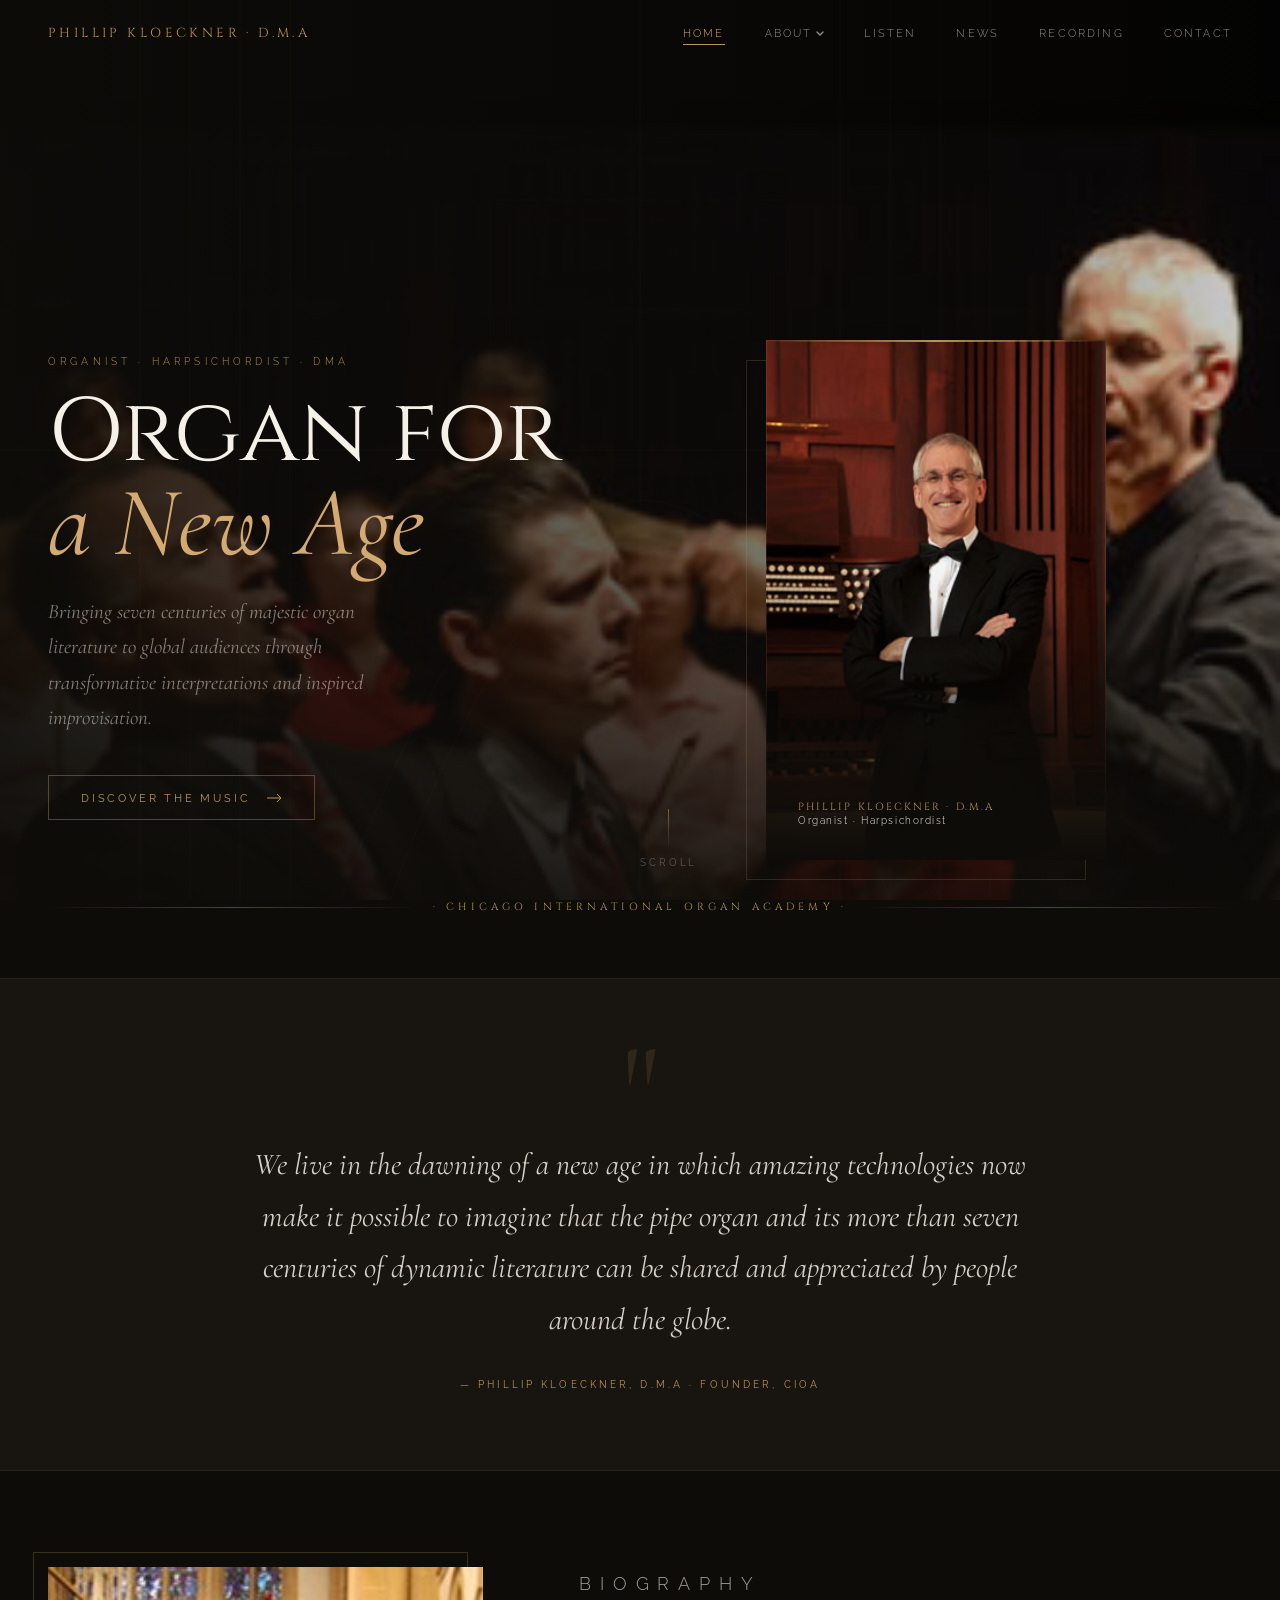
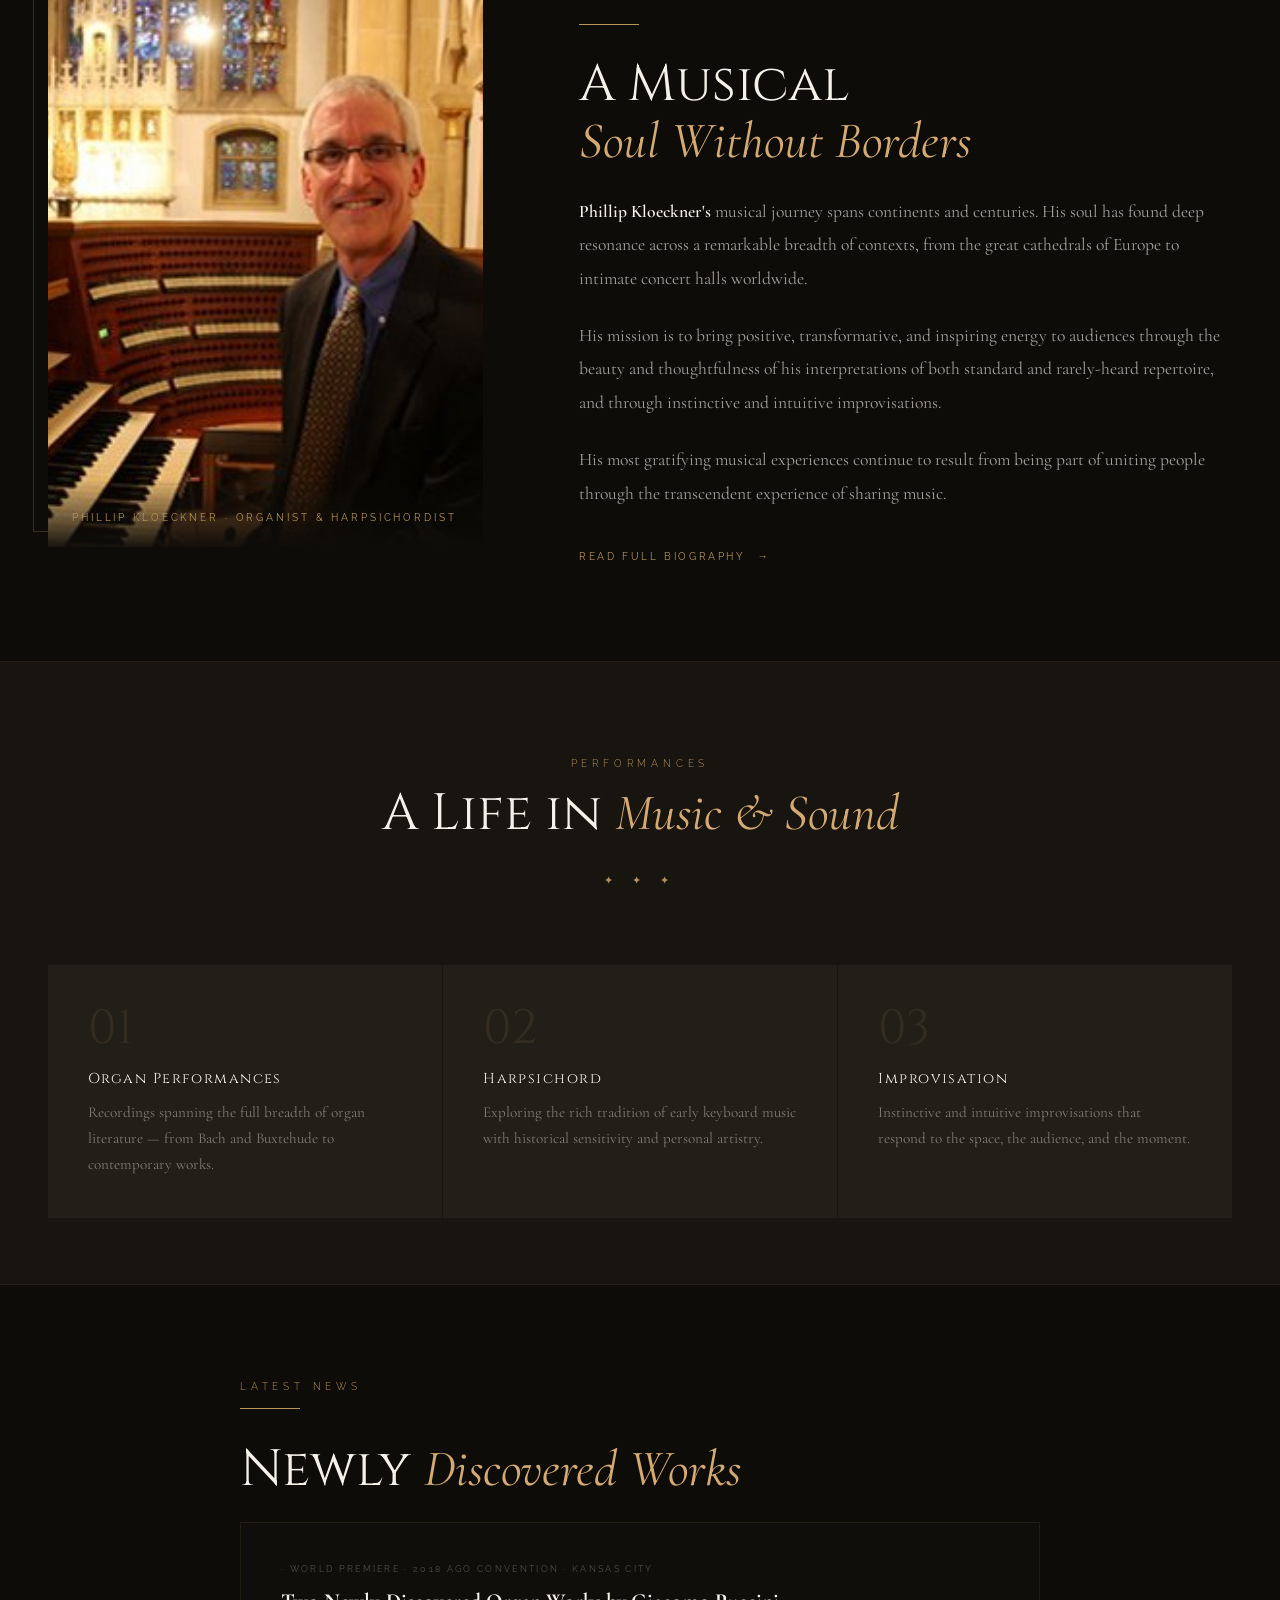
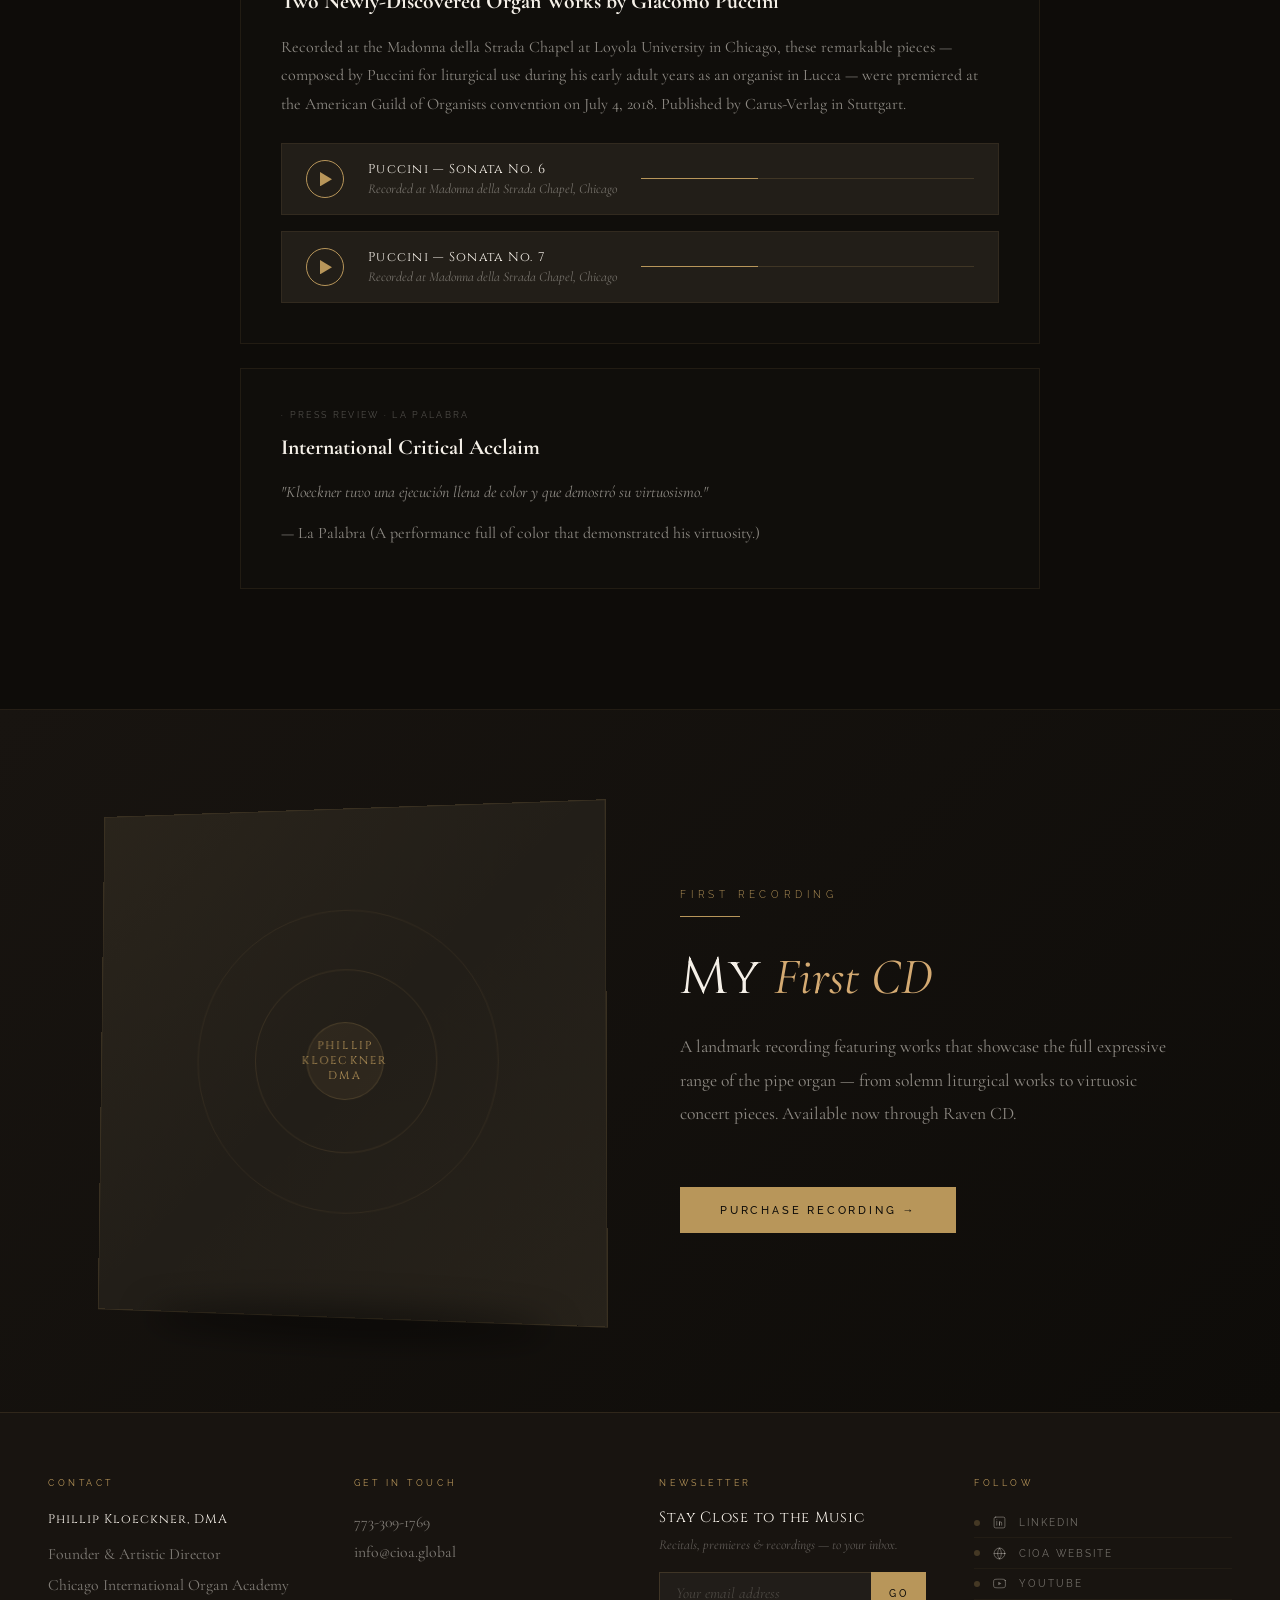
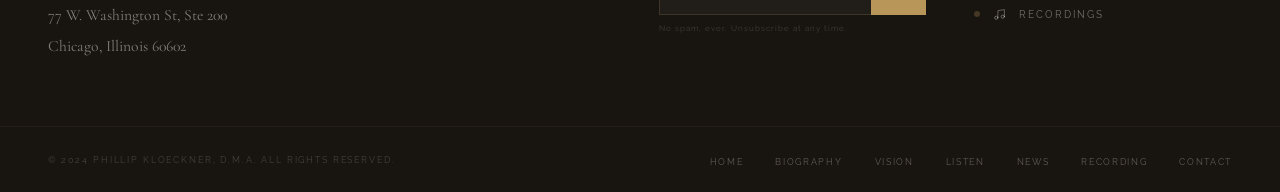
<file: index.html>
<!DOCTYPE html>
<html lang="en">
<head>
<meta charset="UTF-8">
<meta name="viewport" content="width=device-width, initial-scale=1.0">
<title>Phillip Kloeckner · Organist for a New Age</title>
<link href="https://fonts.googleapis.com/css2?family=Cormorant+Garamond:ital,wght@0,300;0,400;0,600;1,300;1,400&family=Cinzel:wght@400;600;700&family=Raleway:wght@200;300;400;500&display=swap" rel="stylesheet">
<link rel="stylesheet" href="style.css">
<script src="header.js"></script>
<script src="footer.js"></script>
</head>
<body>
<!-- HERO -->
<section class="hero">
  <div class="hero-full-bg" style="background-image:url('[data-uri]');"></div>
  <!-- Decorative pipe organ lines SVG -->
  <div class="hero-lines" style="z-index:1;">
    <svg viewBox="0 0 1400 900" preserveAspectRatio="xMidYMid slice" fill="none" xmlns="http://www.w3.org/2000/svg">
      <!-- Pipe organ silhouette lines -->
      <line x1="700" y1="0" x2="700" y2="900" stroke="#b8965a" stroke-width="0.5"/>
      <line x1="0" y1="450" x2="1400" y2="450" stroke="#b8965a" stroke-width="0.5"/>
      <!-- Arched pipes -->
      <path d="M200 900 Q200 200 200 0" stroke="#b8965a" stroke-width="0.5"/>
      <path d="M250 900 Q250 300 250 0" stroke="#b8965a" stroke-width="0.5"/>
      <path d="M300 900 Q300 400 300 0" stroke="#b8965a" stroke-width="0.5"/>
      <path d="M350 900 Q350 500 350 0" stroke="#b8965a" stroke-width="0.5"/>
      <path d="M900 900 Q900 200 900 0" stroke="#b8965a" stroke-width="0.5"/>
      <path d="M950 900 Q950 300 950 0" stroke="#b8965a" stroke-width="0.5"/>
      <path d="M1000 900 Q1000 400 1000 0" stroke="#b8965a" stroke-width="0.5"/>
      <path d="M1050 900 Q1050 500 1050 0" stroke="#b8965a" stroke-width="0.5"/>
      <!-- Decorative arch -->
      <path d="M400 900 Q700 100 1000 900" stroke="#b8965a" stroke-width="0.5"/>
      <path d="M450 900 Q700 200 950 900" stroke="#b8965a" stroke-width="0.5"/>
      <!-- Grid -->
      <rect x="550" y="200" width="300" height="500" stroke="#b8965a" stroke-width="0.3" fill="none"/>
      <rect x="570" y="220" width="260" height="460" stroke="#b8965a" stroke-width="0.2" fill="none"/>
    </svg>
  </div>

  <div class="hero-left">
    <p class="hero-eyebrow">Organist · Harpsichordist · DMA</p>
    <h1 class="hero-title">
      Organ for<br><em>a New Age</em>
    </h1>
    <p class="hero-subtitle">Bringing seven centuries of majestic organ literature to global audiences through transformative interpretations and inspired improvisation.</p>
    <a href="#about" class="hero-cta">
      <span>Discover the Music</span>
      <svg width="16" height="10" viewBox="0 0 16 10" fill="none">
        <path d="M11 1l4 4-4 4M1 5h14" stroke="currentColor" stroke-width="1"/>
      </svg>
    </a>
  </div>

  <div class="hero-right">
    <div class="hero-image-wrap">
      <!-- Organ pipe decorative image placeholder -->
      <div style="width:340px;height:520px;position:relative;overflow:hidden;">
        <img src="images/phillip.jpg" alt="Phillip Kloeckner at the organ" style="width:100%;height:100%;object-fit:cover;object-position:center top;filter:grayscale(15%) contrast(1.05);">
        <div style="position:absolute;inset:0;background:linear-gradient(to top,rgba(14,12,9,0.75) 0%,rgba(14,12,9,0.1) 40%,transparent 70%);"></div>
        <div style="position:absolute;bottom:0;left:0;right:0;padding:2rem; z-index: 2;">
          <p style="font-family:'Cinzel',serif;font-size:0.65rem;letter-spacing:0.2em;color:var(--gold)">PHILLIP KLOECKNER · D.M.A<br><span style="color:rgba(245,240,232,1);font-family:'Raleway',sans-serif;font-weight:300;letter-spacing:0.15em">Organist · Harpsichordist</span></p>
        </div>
        <div style="position:absolute;top:0;left:0;right:0;height:2px;background:linear-gradient(to right,transparent,var(--gold),transparent)"></div>
        <div style="position:absolute;inset:0;border:1px solid rgba(184,150,90,0.15);pointer-events:none;"></div>
      </div>
    </div>
  </div>

  <div class="hero-scroll">
    <div class="scroll-line"></div>
    <span>Scroll</span>
  </div>
</section>

<!-- GOLD DIVIDER -->
<div class="gold-rule reveal">
  <span>· Chicago International Organ Academy ·</span>
</div>

<!-- VISION QUOTE -->
<div class="quote-section" id="vision">
  <div class="quote-inner reveal">
    <span class="quote-mark">"</span>
    <p class="quote-text">We live in the dawning of a new age in which amazing technologies now make it possible to imagine that the pipe organ and its more than seven centuries of dynamic literature can be shared and appreciated by people around the globe.</p>
    <p class="quote-attribution">— Phillip Kloeckner, D.M.A · Founder, CIOA</p>
  </div>
</div>

<!-- ABOUT -->
<section id="about">
  <div class="about-grid">
    <div class="reveal-left">
      <div class="about-img-frame">
        <div class="about-placeholder">
          <img src="[data-uri]" alt="Phillip Kloeckner at the organ" style="width:100%;height:100%;object-fit:cover;object-position:center top;display:block;">
          <div class="about-img-label">Phillip Kloeckner · Organist & Harpsichordist</div>
        </div>
      </div>
    </div>
    <div class="about-body reveal-right">
      <p class="section-label">Biography</p>
      <div class="accent-line"></div>
      <h2 class="section-title">A Musical<br><em>Soul Without Borders</em></h2>
      <p><strong>Phillip Kloeckner's</strong> musical journey spans continents and centuries. His soul has found deep resonance across a remarkable breadth of contexts, from the great cathedrals of Europe to intimate concert halls worldwide.</p>
      <p>His mission is to bring positive, transformative, and inspiring energy to audiences through the beauty and thoughtfulness of his interpretations of both standard and rarely-heard repertoire, and through instinctive and intuitive improvisations.</p>
      <p>His most gratifying musical experiences continue to result from being part of uniting people through the transcendent experience of sharing music.</p>
      <a href="#" class="read-more">Read Full Biography</a>
    </div>
  </div>
</section>

<!-- PERFORMANCES -->
<section class="performances-bg" id="listen">
  <p class="section-label reveal" style="text-align:center">Performances</p>
  <h2 class="section-title reveal" style="text-align:center;max-width:600px;margin:0 auto 1rem">
    A Life in <em>Music & Sound</em>
  </h2>
  <div class="ornament reveal">✦ ✦ ✦</div>
  <div class="perf-grid stagger">
    <div class="perf-card">
      <div class="perf-num">01</div>
      <p class="perf-title">Organ Performances</p>
      <p class="perf-desc">Recordings spanning the full breadth of organ literature — from Bach and Buxtehude to contemporary works.</p>
    </div>
    <div class="perf-card">
      <div class="perf-num">02</div>
      <p class="perf-title">Harpsichord</p>
      <p class="perf-desc">Exploring the rich tradition of early keyboard music with historical sensitivity and personal artistry.</p>
    </div>
    <div class="perf-card">
      <div class="perf-num">03</div>
      <p class="perf-title">Improvisation</p>
      <p class="perf-desc">Instinctive and intuitive improvisations that respond to the space, the audience, and the moment.</p>
    </div>
  </div>
</section>

<!-- NEWS & AUDIO -->
<section id="news">
  <div class="news-inner">
    <p class="section-label reveal">Latest News</p>
    <div class="accent-line reveal"></div>
    <h2 class="section-title reveal">Newly <em>Discovered Works</em></h2>

    <div class="news-card reveal">
      <p class="news-date">· World Premiere · 2018 AGO Convention · Kansas City</p>
      <h3 class="news-title">Two Newly-Discovered Organ Works by Giacomo Puccini</h3>
      <p class="news-body">Recorded at the Madonna della Strada Chapel at Loyola University in Chicago, these remarkable pieces — composed by Puccini for liturgical use during his early adult years as an organist in Lucca — were premiered at the American Guild of Organists convention on July 4, 2018. Published by Carus-Verlag in Stuttgart.</p>

      <div class="audio-wrap">
        <div class="audio-item">
          <button class="play-btn">
            <svg viewBox="0 0 10 12"><path d="M0 0L10 6L0 12V0Z"/></svg>
          </button>
          <div>
            <p class="audio-label">Puccini — Sonata No. 6</p>
            <p class="audio-subtitle">Recorded at Madonna della Strada Chapel, Chicago</p>
          </div>
          <div class="audio-progress"></div>
        </div>
        <div class="audio-item">
          <button class="play-btn">
            <svg viewBox="0 0 10 12"><path d="M0 0L10 6L0 12V0Z"/></svg>
          </button>
          <div>
            <p class="audio-label">Puccini — Sonata No. 7</p>
            <p class="audio-subtitle">Recorded at Madonna della Strada Chapel, Chicago</p>
          </div>
          <div class="audio-progress"></div>
        </div>
      </div>
    </div>

    <div class="news-card reveal">
      <p class="news-date">· Press Review · La Palabra</p>
      <h3 class="news-title">International Critical Acclaim</h3>
      <p class="news-body" style="font-style:italic">"Kloeckner tuvo una ejecución llena de color y que demostró su virtuosismo."</p>
      <p class="news-body" style="margin-top:0.75rem">— La Palabra (A performance full of color that demonstrated his virtuosity.)</p>
    </div>
  </div>
</section>

<!-- CD SECTION -->
<section class="cd-section" id="cd">
  <div class="cd-inner">
    <div class="reveal-left">
      <div class="cd-img-wrap">
        <div class="cd-placeholder">
          <div class="cd-rings">
            <p class="cd-label-text">PHILLIP<br>KLOECKNER<br>DMA</p>
          </div>
        </div>
        <div class="cd-shadow"></div>
      </div>
    </div>
    <div class="reveal-right">
      <p class="section-label">First Recording</p>
      <div class="accent-line"></div>
      <h2 class="section-title">My <em>First CD</em></h2>
      <p style="font-size:1.1rem;line-height:1.9;color:rgba(245,240,232,0.55);margin-bottom:1.5rem">A landmark recording featuring works that showcase the full expressive range of the pipe organ — from solemn liturgical works to virtuosic concert pieces. Available now through Raven CD.</p>
      <a href="https://ravencd.com" target="_blank" class="buy-btn">Purchase Recording →</a>
    </div>
  </div>
</section>
</body>
</html>
</file>
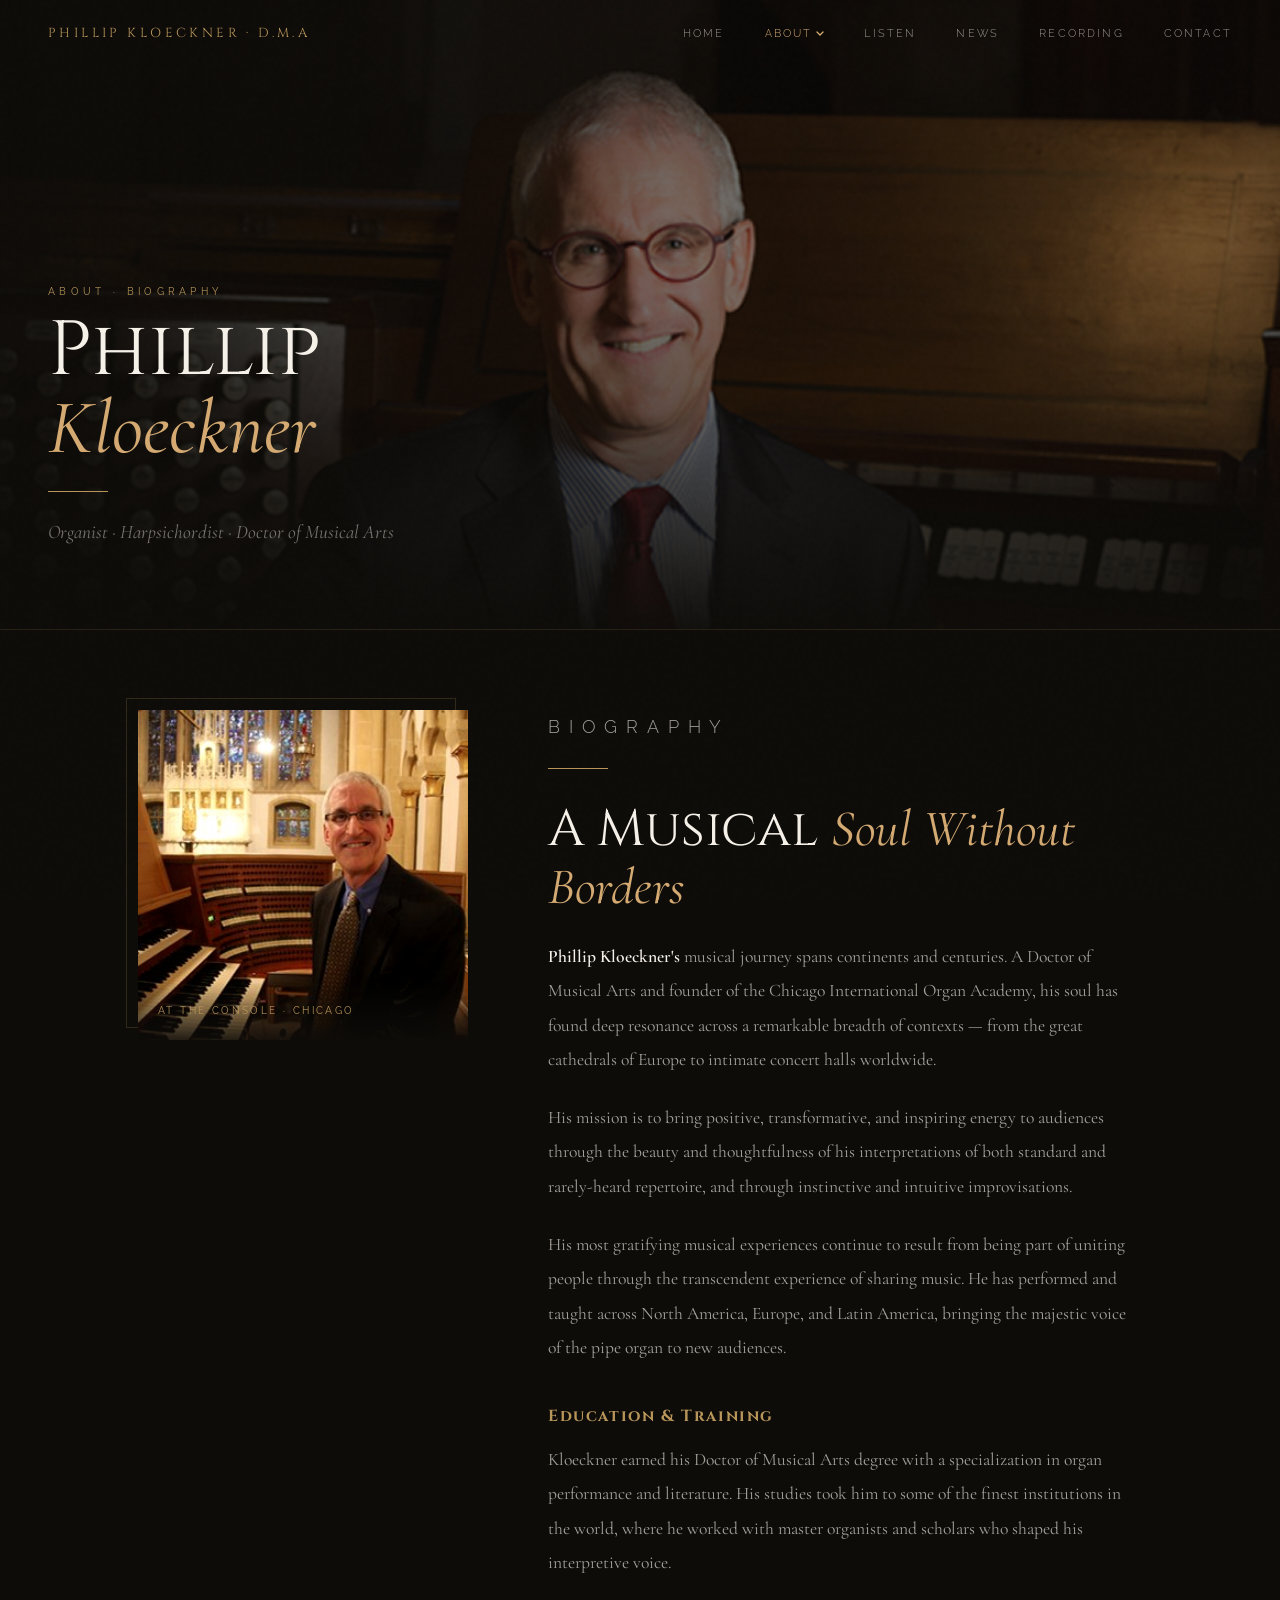
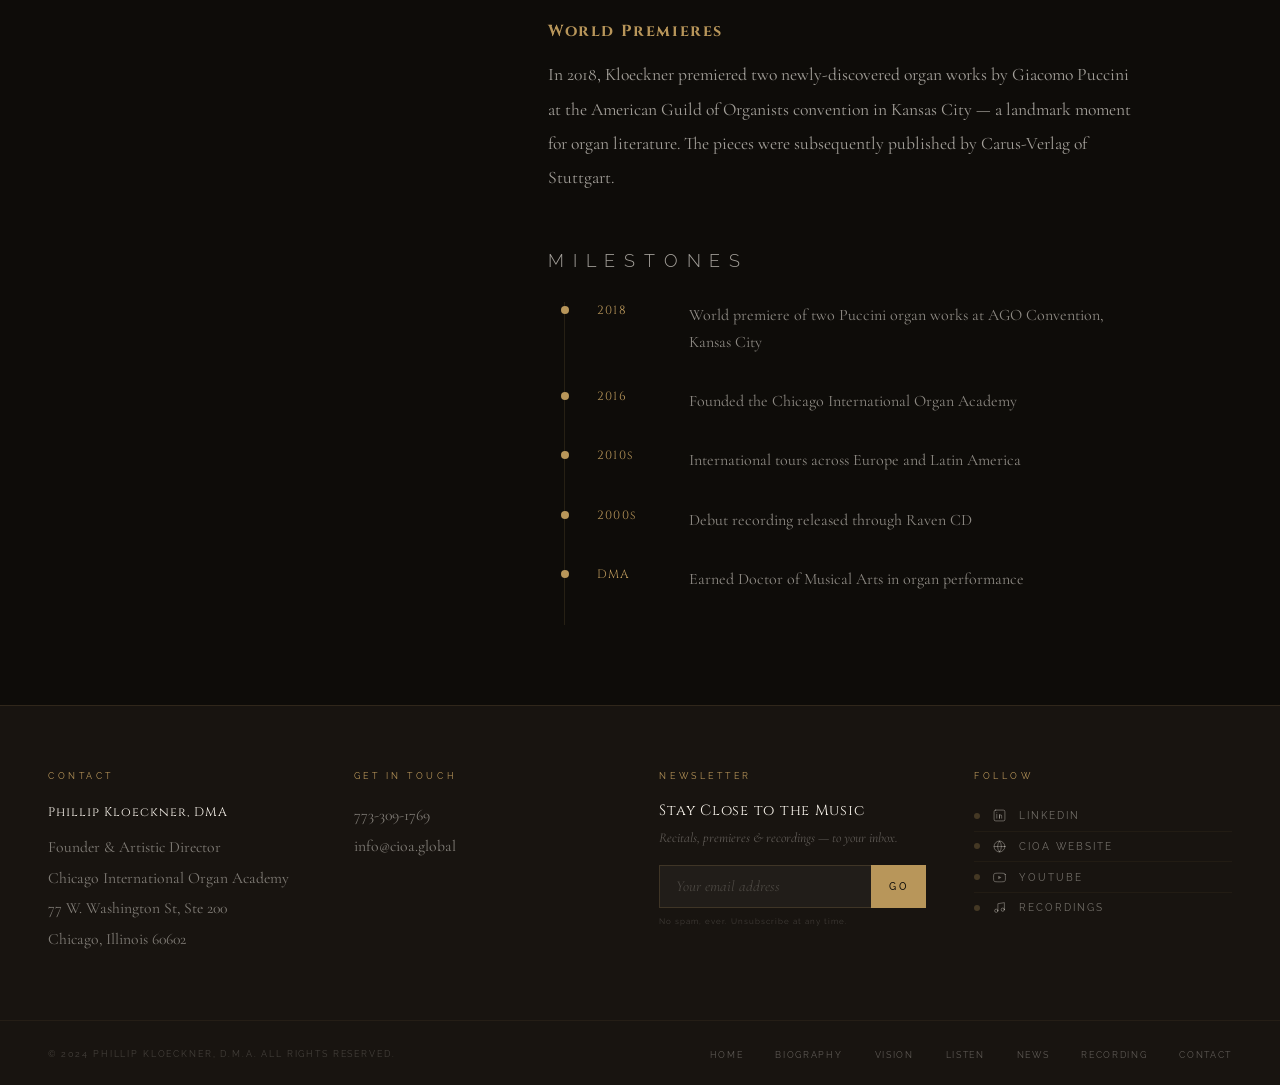
<file: biography.html>
<!DOCTYPE html>
<html lang="en">
<head>
<meta charset="UTF-8">
<meta name="viewport" content="width=device-width, initial-scale=1.0">
<title>Biography · Phillip Kloeckner</title>
<link href="https://fonts.googleapis.com/css2?family=Cormorant+Garamond:ital,wght@0,300;0,400;0,600;1,300;1,400&family=Cinzel:wght@400;600;700&family=Raleway:wght@200;300;400;500&display=swap" rel="stylesheet">

<link rel="stylesheet" href="style.css">
<script src="header.js"></script>
<script src="footer.js"></script>
</head>
<body>
<title>Biography · Phillip Kloeckner</title>

</head>
<body>
<div class="page-hero">
  <div class="page-hero-bg-img" style="background-image:url('images/biography.png');"></div>
  <p class="page-eyebrow reveal">About · Biography</p>
  <h1 class="page-title reveal">Phillip<br><em>Kloeckner</em></h1>
  <div class="page-rule reveal"></div>
  <p class="page-subtitle reveal">Organist · Harpsichordist · Doctor of Musical Arts</p>
</div>
<div class="content-section">
  <div class="bio-grid">
    <div class="reveal-left">
      <div class="bio-img-wrap">
        <img src="[data-uri]" alt="Phillip Kloeckner" class="bio-img">
        <div class="bio-caption"><p>At the console · Chicago</p></div>
      </div>
    </div>
    <div class="bio-body reveal-right">
      <p class="section-label">Biography</p>
      <div class="accent-line"></div>
      <h2 class="section-title">A Musical <em>Soul Without Borders</em></h2>
      <p><strong>Phillip Kloeckner's</strong> musical journey spans continents and centuries. A Doctor of Musical Arts and founder of the Chicago International Organ Academy, his soul has found deep resonance across a remarkable breadth of contexts — from the great cathedrals of Europe to intimate concert halls worldwide.</p>
      <p>His mission is to bring positive, transformative, and inspiring energy to audiences through the beauty and thoughtfulness of his interpretations of both standard and rarely-heard repertoire, and through instinctive and intuitive improvisations.</p>
      <p>His most gratifying musical experiences continue to result from being part of uniting people through the transcendent experience of sharing music. He has performed and taught across North America, Europe, and Latin America, bringing the majestic voice of the pipe organ to new audiences.</p>
      <h3>Education & Training</h3>
      <p>Kloeckner earned his Doctor of Musical Arts degree with a specialization in organ performance and literature. His studies took him to some of the finest institutions in the world, where he worked with master organists and scholars who shaped his interpretive voice.</p>
      <h3>World Premieres</h3>
      <p>In 2018, Kloeckner premiered two newly-discovered organ works by Giacomo Puccini at the American Guild of Organists convention in Kansas City — a landmark moment for organ literature. The pieces were subsequently published by Carus-Verlag of Stuttgart.</p>
      <div class="timeline">
        <p class="section-label" style="margin-bottom:1.5rem">Milestones</p>
        <div class="tl-item"><span class="tl-year">2018</span><span class="tl-text">World premiere of two Puccini organ works at AGO Convention, Kansas City</span></div>
        <div class="tl-item"><span class="tl-year">2016</span><span class="tl-text">Founded the Chicago International Organ Academy</span></div>
        <div class="tl-item"><span class="tl-year">2010s</span><span class="tl-text">International tours across Europe and Latin America</span></div>
        <div class="tl-item"><span class="tl-year">2000s</span><span class="tl-text">Debut recording released through Raven CD</span></div>
        <div class="tl-item"><span class="tl-year">DMA</span><span class="tl-text">Earned Doctor of Musical Arts in organ performance</span></div>
      </div>
    </div>
  </div>
</div>
</body>
</html>
</file>
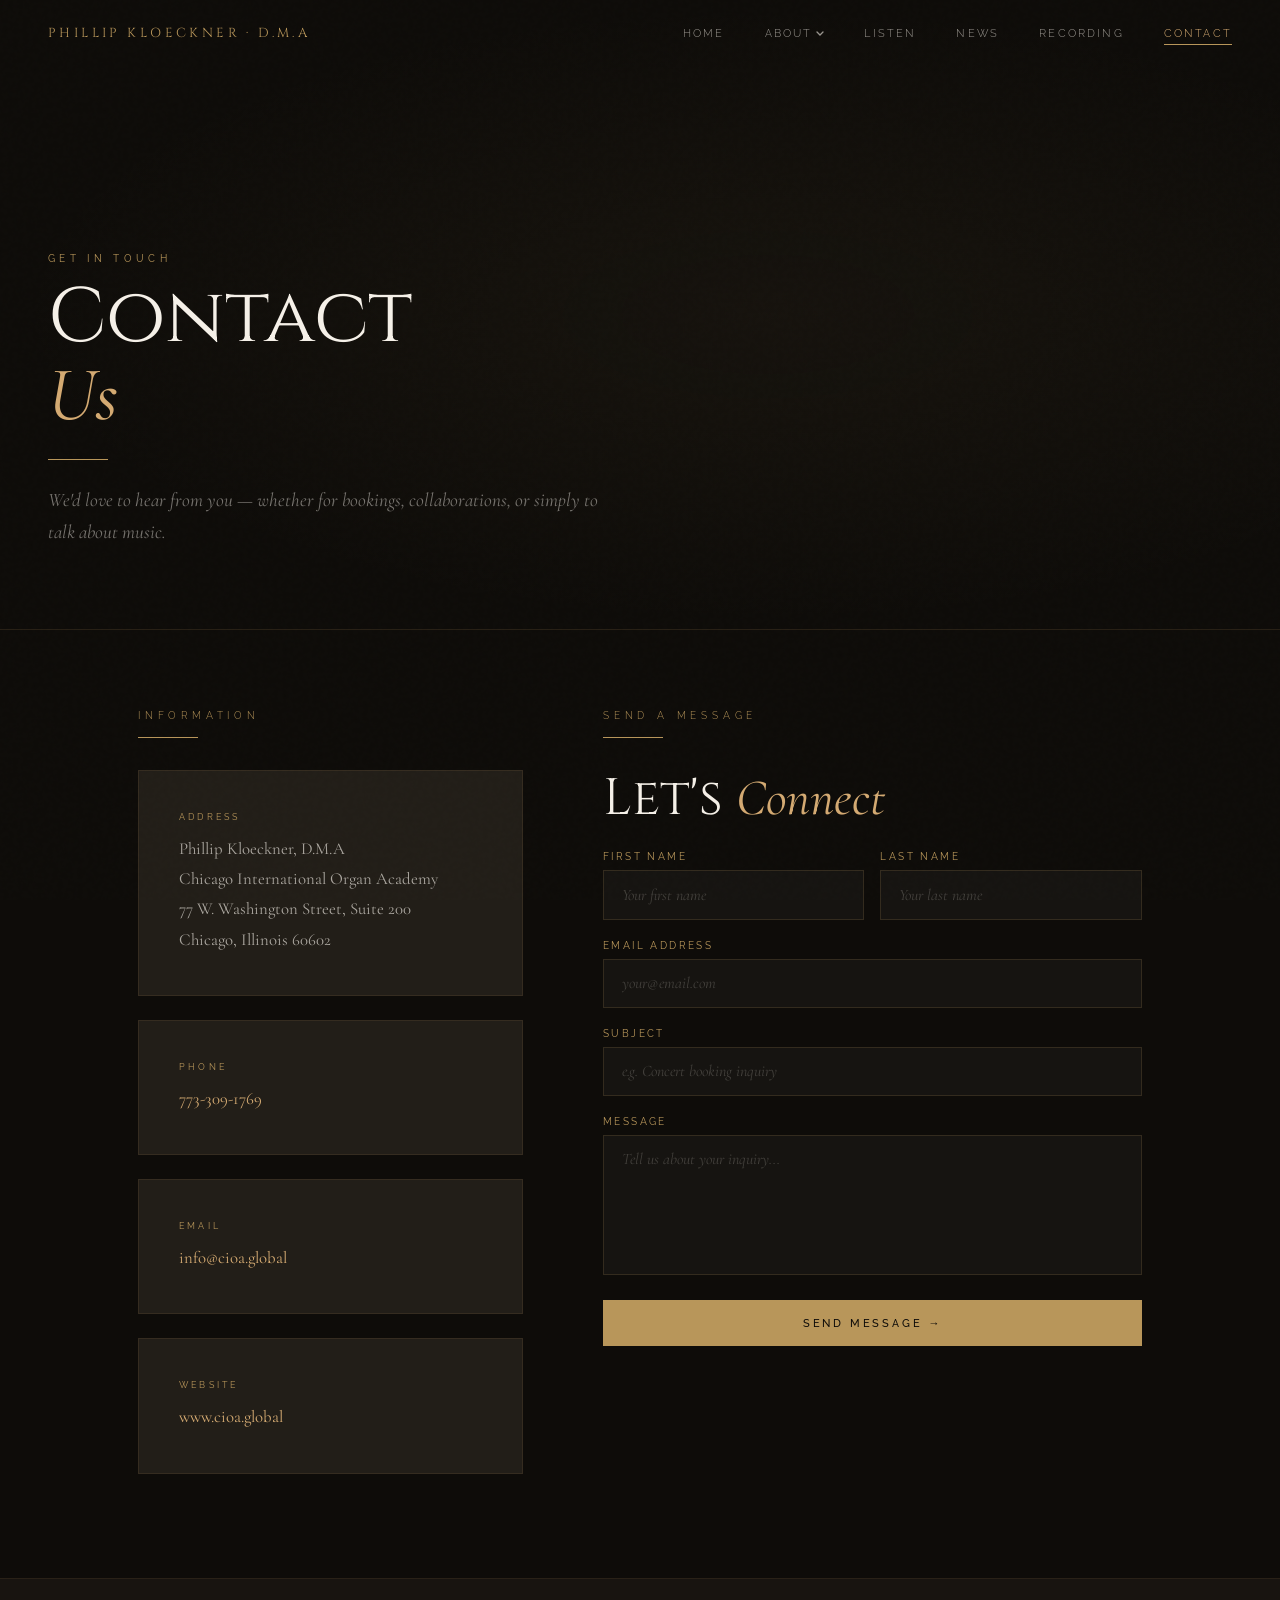
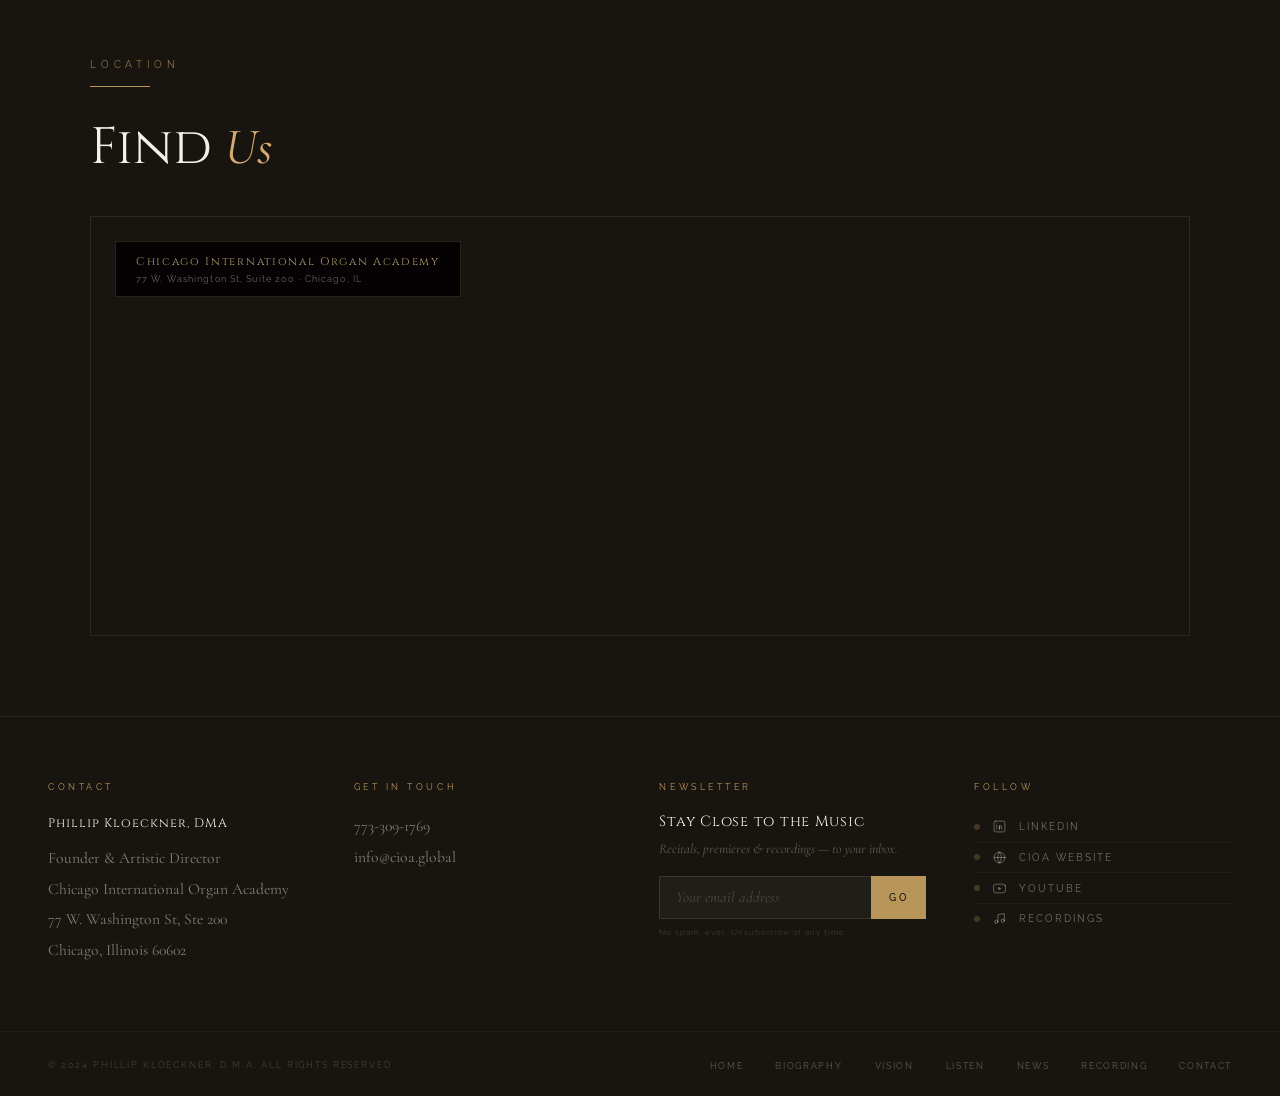
<file: contact.html>
<!DOCTYPE html>
<html lang="en">
<head>
<meta charset="UTF-8">
<meta name="viewport" content="width=device-width, initial-scale=1.0">
<title>Contact · Phillip Kloeckner</title>
<link href="https://fonts.googleapis.com/css2?family=Cormorant+Garamond:ital,wght@0,300;0,400;0,600;1,300;1,400&family=Cinzel:wght@400;600;700&family=Raleway:wght@200;300;400;500&display=swap" rel="stylesheet">
<style>
.section-label{font-family:'Raleway',sans-serif;font-size:0.6rem;letter-spacing:0.45em;text-transform:uppercase;color:var(--gold);margin-bottom:1rem;}
.section-title{font-family:'Cinzel',serif;font-size:clamp(1.6rem,3vw,2.8rem);font-weight:400;color:var(--cream);line-height:1.1;margin-bottom:1.5rem;}
.section-title em{font-style:italic;font-family:'Cormorant Garamond',serif;color:var(--gold-light);}
.accent-line{width:60px;height:1px;background:var(--gold);margin-bottom:2rem;}
.page-hero{padding:9rem 3rem 4rem;border-bottom:1px solid rgba(184,150,90,0.1);background:radial-gradient(ellipse at 60% 50%,rgba(184,150,90,0.05) 0%,transparent 70%);}
.page-eyebrow{font-family:'Raleway',sans-serif;font-size:0.6rem;letter-spacing:0.45em;text-transform:uppercase;color:var(--gold);margin-bottom:1rem;}
.page-title{font-family:'Cinzel',serif;font-size:clamp(2.5rem,6vw,5rem);font-weight:400;color:var(--cream);line-height:1;}
.page-title em{font-style:italic;font-family:'Cormorant Garamond',serif;color:var(--gold-light);}
.page-rule{width:60px;height:1px;background:var(--gold);margin:1.5rem 0;}
.page-subtitle{font-family:'Cormorant Garamond',serif;font-style:italic;font-size:1.2rem;color:rgba(245,240,232,0.45);max-width:560px;line-height:1.7;}
.content-section{padding:5rem 3rem;max-width:1100px;margin:0 auto;}
.contact-grid{display:grid;grid-template-columns:1fr 1.4fr;gap:5rem;align-items:start;}
.contact-card{background:var(--surface2);border:1px solid rgba(184,150,90,0.12);padding:2.5rem;margin-bottom:1.5rem;transition:border-color 0.3s;}
.contact-card:hover{border-color:rgba(184,150,90,0.3);}
.contact-card-label{font-family:'Raleway',sans-serif;font-size:0.58rem;letter-spacing:0.35em;text-transform:uppercase;color:var(--gold);margin-bottom:0.75rem;display:block;}
.contact-card-val{font-family:'Cormorant Garamond',serif;font-size:1.05rem;color:rgba(245,240,232,0.65);line-height:1.8;}
.contact-card-val a{color:var(--gold-light);text-decoration:none;}
.form-group{margin-bottom:1.25rem;}
.form-label{display:block;font-family:'Raleway',sans-serif;font-size:0.6rem;letter-spacing:0.25em;text-transform:uppercase;color:var(--gold);margin-bottom:0.5rem;}
.form-input,.form-textarea{width:100%;background:rgba(255,255,255,0.03);border:1px solid rgba(184,150,90,0.18);padding:0.85rem 1.1rem;font-family:'Cormorant Garamond',serif;font-size:1rem;color:var(--cream);outline:none;transition:border-color 0.3s,background 0.3s;resize:none;}
.form-input::placeholder,.form-textarea::placeholder{color:rgba(245,240,232,0.2);font-style:italic;}
.form-input:focus,.form-textarea:focus{border-color:rgba(184,150,90,0.5);background:rgba(255,255,255,0.05);}
.form-textarea{height:140px;}
.form-row{display:grid;grid-template-columns:1fr 1fr;gap:1rem;}
.submit-btn{background:var(--gold);color:var(--bg);border:none;padding:1rem 2.5rem;font-family:'Raleway',sans-serif;font-size:0.7rem;font-weight:500;letter-spacing:0.25em;text-transform:uppercase;cursor:pointer;transition:all 0.35s;width:100%;position:relative;overflow:hidden;}
.submit-btn::before{content:'';position:absolute;inset:0;background:var(--gold-light);transform:translateX(-100%);transition:transform 0.35s;}
.submit-btn:hover::before{transform:translateX(0);}
.submit-btn span{position:relative;z-index:1;}
.form-success{display:none;padding:1.5rem;border:1px solid rgba(184,150,90,0.3);background:rgba(184,150,90,0.05);text-align:center;}
.form-success p{font-family:'Cormorant Garamond',serif;font-style:italic;font-size:1.1rem;color:var(--gold-light);}
.map-section{background:var(--surface);border-top:1px solid rgba(184,150,90,0.1);padding:5rem 3rem;}
.map-inner{max-width:1100px;margin:0 auto;}
.map-frame{width:100%;height:420px;border:1px solid rgba(184,150,90,0.15);overflow:hidden;position:relative;margin-top:2.5rem;filter:grayscale(40%) contrast(1.1);}
.map-frame iframe{width:100%;height:100%;border:none;}
.map-overlay-label{position:absolute;top:1.5rem;left:1.5rem;background:rgba(14,12,9,0.88);border:1px solid rgba(184,150,90,0.2);padding:0.75rem 1.25rem;pointer-events:none;}
.map-overlay-label p{font-family:'Cinzel',serif;font-size:0.7rem;letter-spacing:0.15em;color:var(--gold);}
.map-overlay-label span{font-family:'Raleway',sans-serif;font-size:0.58rem;letter-spacing:0.12em;color:rgba(245,240,232,0.4);display:block;margin-top:0.25rem;}
@media(max-width:900px){.contact-grid{grid-template-columns:1fr;gap:3rem;}.form-row{grid-template-columns:1fr;}.map-section{padding:3rem 1.5rem;}.map-frame{height:300px;}.content-section{padding:3rem 1.5rem;}.page-hero{padding:7rem 1.5rem 3rem;}}
</style>
<link rel="stylesheet" href="style.css">
<script src="header.js"></script>
<script src="footer.js"></script>
</head>
<body>
<title>Contact · Phillip Kloeckner</title>
</head>
<body>
<div class="page-hero">
  <div class="page-hero-bg"></div>
  <p class="page-eyebrow reveal">Get in Touch</p>
  <h1 class="page-title reveal">Contact<br><em>Us</em></h1>
  <div class="page-rule reveal"></div>
  <p class="page-subtitle reveal">We'd love to hear from you — whether for bookings, collaborations, or simply to talk about music.</p>
</div>
<div class="content-section">
  <div class="contact-grid">
    <div>
      <p class="section-label reveal">Information</p>
      <div class="accent-line reveal"></div>
      <div class="contact-card reveal"><span class="contact-card-label">Address</span><div class="contact-card-val">Phillip Kloeckner, D.M.A<br>Chicago International Organ Academy<br>77 W. Washington Street, Suite 200<br>Chicago, Illinois 60602</div></div>
      <div class="contact-card reveal"><span class="contact-card-label">Phone</span><div class="contact-card-val"><a href="tel:7733091769">773-309-1769</a></div></div>
      <div class="contact-card reveal"><span class="contact-card-label">Email</span><div class="contact-card-val"><a href="mailto:info@cioa.global">info@cioa.global</a></div></div>
      <div class="contact-card reveal"><span class="contact-card-label">Website</span><div class="contact-card-val"><a href="http://www.cioa.global/" target="_blank">www.cioa.global</a></div></div>
    </div>
    <div class="reveal-right">
      <p class="section-label">Send a Message</p>
      <div class="accent-line"></div>
      <h2 class="section-title">Let's <em>Connect</em></h2>
      <div id="contactForm">
        <div class="form-row">
          <div class="form-group"><label class="form-label">First Name</label><input type="text" class="form-input" placeholder="Your first name" id="cfFirst"></div>
          <div class="form-group"><label class="form-label">Last Name</label><input type="text" class="form-input" placeholder="Your last name"></div>
        </div>
        <div class="form-group"><label class="form-label">Email Address</label><input type="email" class="form-input" placeholder="your@email.com" id="cfEmail"></div>
        <div class="form-group"><label class="form-label">Subject</label><input type="text" class="form-input" placeholder="e.g. Concert booking inquiry"></div>
        <div class="form-group"><label class="form-label">Message</label><textarea class="form-textarea" placeholder="Tell us about your inquiry..."></textarea></div>
        <button class="submit-btn" onclick="submitContact()"><span>Send Message →</span></button>
      </div>
      <div class="form-success" id="contactSuccess"><p>✦ &nbsp; Thank you for reaching out. We'll be in touch soon.</p></div>
    </div>
  </div>
</div>
<div class="map-section">
  <div class="map-inner">
    <p class="section-label reveal">Location</p>
    <div class="accent-line reveal"></div>
    <h2 class="section-title reveal">Find <em>Us</em></h2>
    <div class="map-frame reveal">
      <iframe src="https://www.google.com/maps/embed?pb=!1m18!1m12!1m3!1d2970.7363834748244!2d-87.63076512346057!3d41.88252317124157!2m3!1f0!2f0!3f0!3m2!1i1024!2i768!4f13.1!3m3!1m2!1s0x880e2caa9a7fb5bf%3A0x6f34a87bc2f6a43b!2s77%20W%20Washington%20St%2C%20Chicago%2C%20IL%2060602!5e0!3m2!1sen!2sus!4v1700000000000!5m2!1sen!2sus" allowfullscreen="" loading="lazy" referrerpolicy="no-referrer-when-downgrade"></iframe>
      <div class="map-overlay-label"><p>Chicago International Organ Academy</p><span>77 W. Washington St, Suite 200 · Chicago, IL</span></div>
    </div>
  </div>
</div>
<script>
  function submitContact(){
    const first=document.getElementById('cfFirst').value.trim();
    const email=document.getElementById('cfEmail').value.trim();
    if(!first||!email||!/^[^\s@]+@[^\s@]+\.[^\s@]+$/.test(email)){
      document.querySelectorAll('.form-input').forEach(i=>{if(!i.value.trim()){i.style.borderColor='rgba(200,80,80,0.4)';setTimeout(()=>i.style.borderColor='rgba(184,150,90,0.18)',2000);}});return;
    }
    document.getElementById('contactForm').style.display='none';
    const s=document.getElementById('contactSuccess');
    s.style.display='block';s.style.opacity=0;s.style.transition='opacity 0.6s';
    requestAnimationFrame(()=>s.style.opacity=1);
  }
</script>
</body>
</html>
</file>
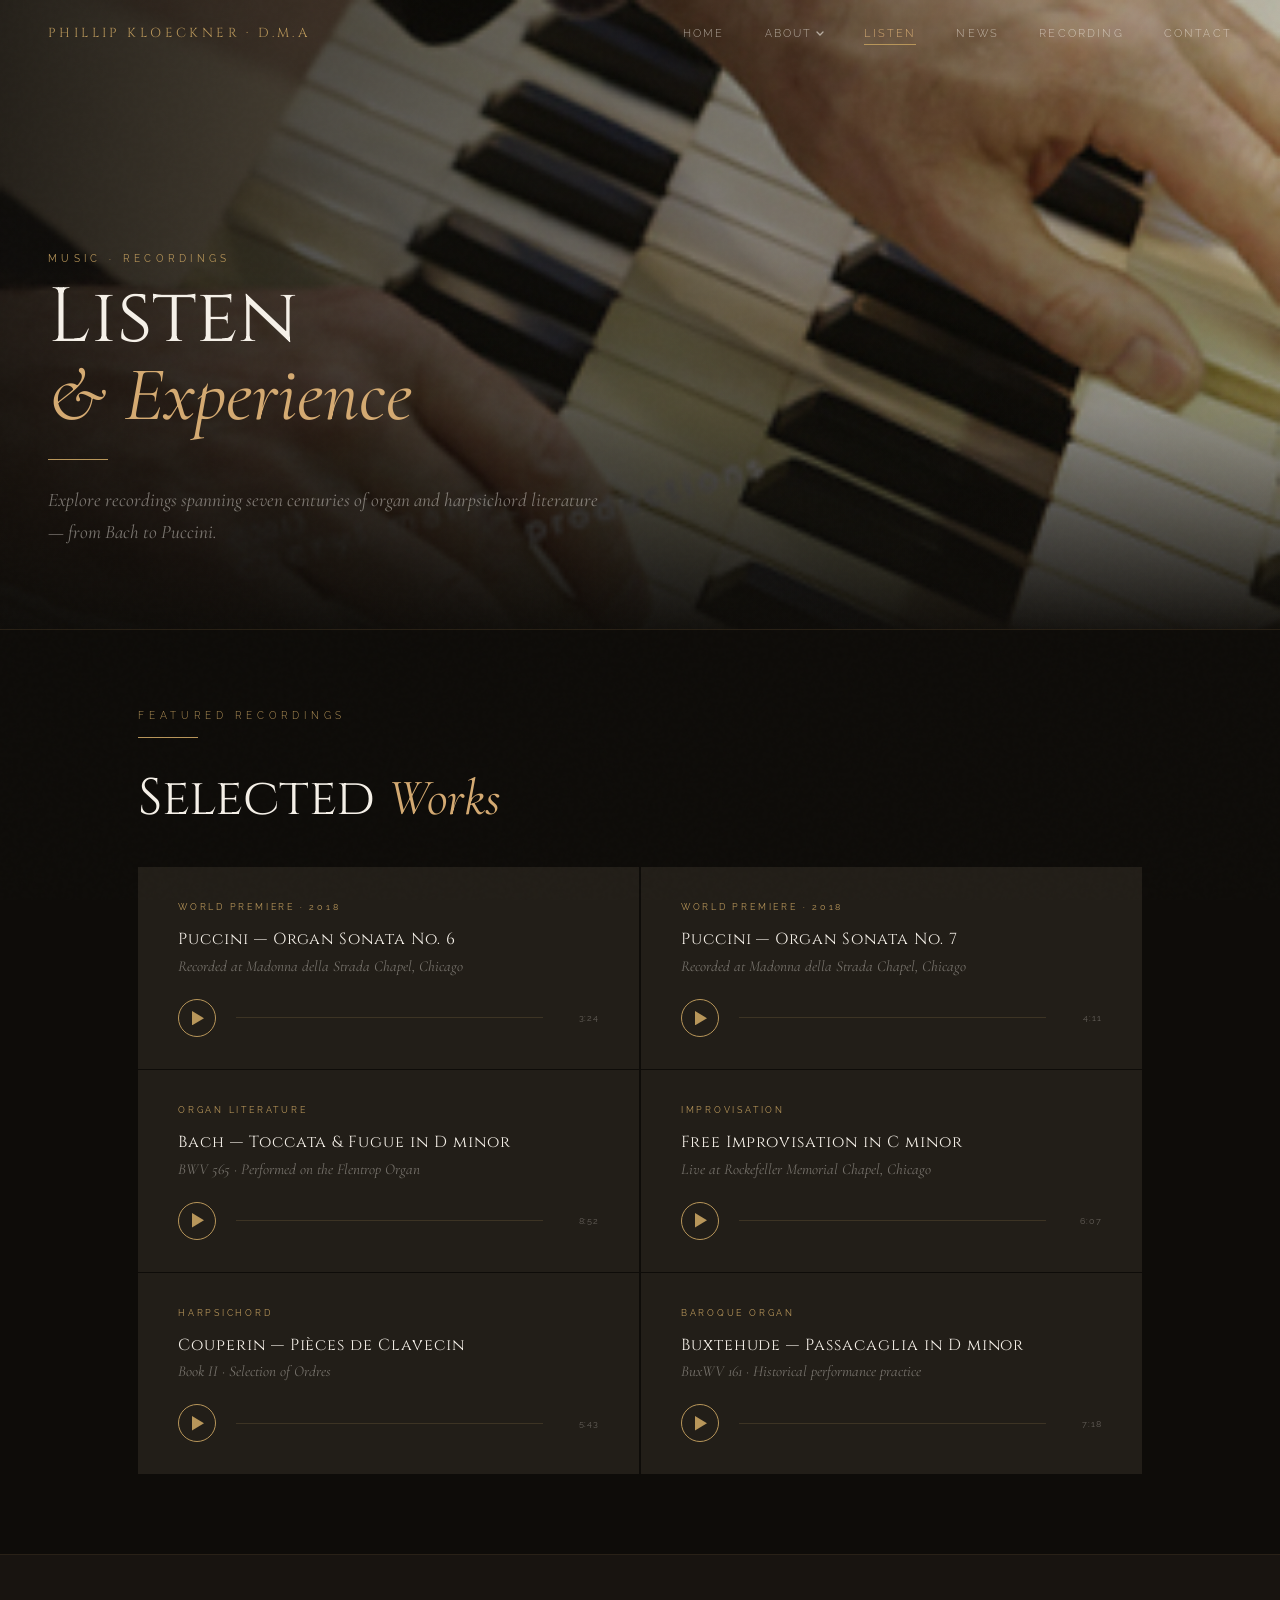
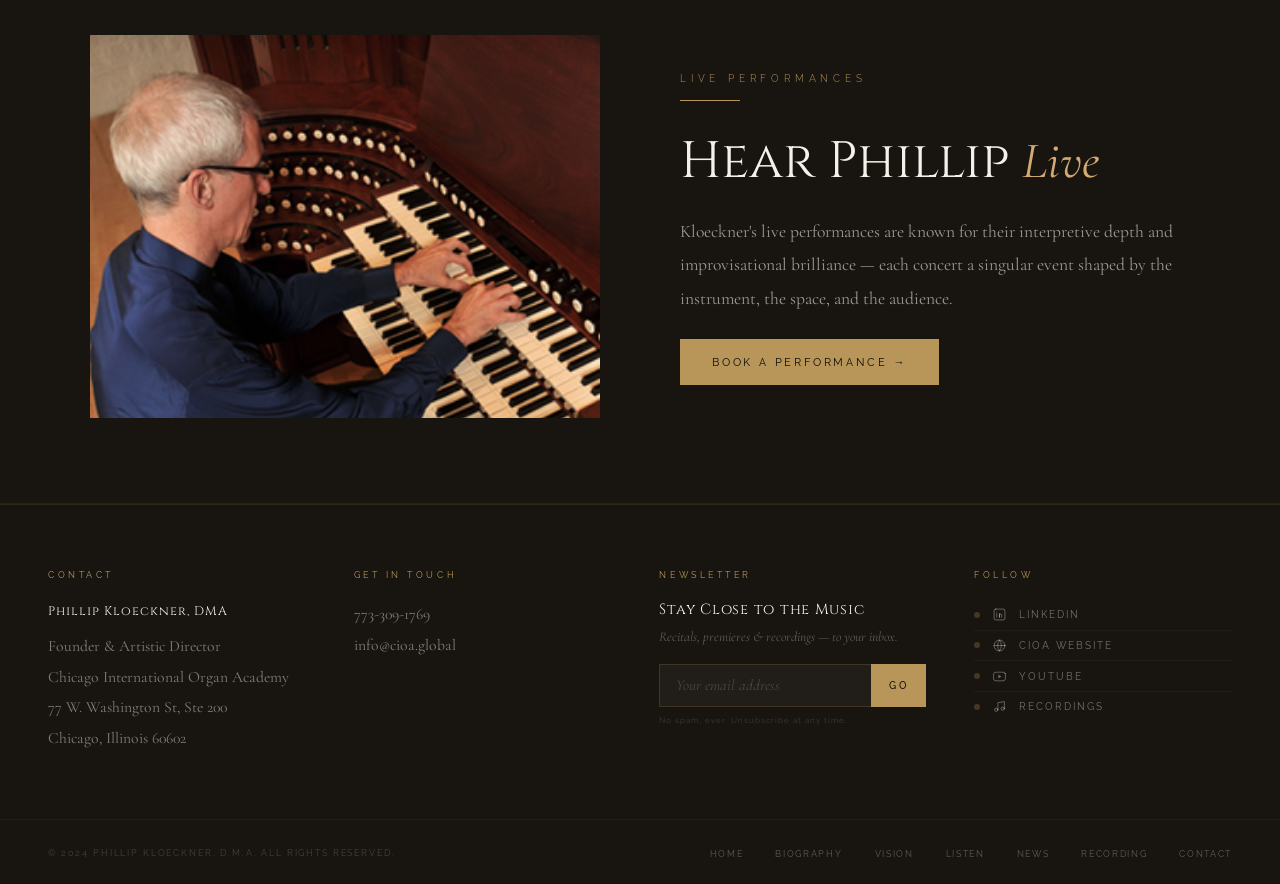
<file: listen.html>
<!DOCTYPE html>
<html lang="en">
<head>
<meta charset="UTF-8">
<meta name="viewport" content="width=device-width, initial-scale=1.0">
<title>Listen · Phillip Kloeckner</title>
<link href="https://fonts.googleapis.com/css2?family=Cormorant+Garamond:ital,wght@0,300;0,400;0,600;1,300;1,400&family=Cinzel:wght@400;600;700&family=Raleway:wght@200;300;400;500&display=swap" rel="stylesheet">
<link rel="stylesheet" href="style.css">
<script src="header.js"></script>
<script src="footer.js"></script>
</head>
<body>
<title>Listen · Phillip Kloeckner</title>
</head><body>
<div class="page-hero">
 <div class="page-hero-bg-img" style="background-image:url('images/interview4.jpg');"></div>
  <p class="page-eyebrow reveal">Music · Recordings</p>
  <h1 class="page-title reveal">Listen<br><em>& Experience</em></h1>
  <div class="page-rule reveal"></div>
  <p class="page-subtitle reveal">Explore recordings spanning seven centuries of organ and harpsichord literature — from Bach to Puccini.</p>
</div>
<div class="content-section">
  <p class="section-label reveal">Featured Recordings</p>
  <div class="accent-line reveal"></div>
  <h2 class="section-title reveal">Selected <em>Works</em></h2>
  <div class="audio-grid">
    <div class="audio-card reveal"><p class="audio-card-meta">World Premiere · 2018</p><p class="audio-card-title">Puccini — Organ Sonata No. 6</p><p class="audio-card-sub">Recorded at Madonna della Strada Chapel, Chicago</p><div class="play-row"><button class="play-btn" onclick="togglePlay(this)"><svg viewBox="0 0 10 12"><path d="M0 0L10 6L0 12Z"/></svg></button><div class="prog-bar"><div class="prog-fill"></div></div><span class="prog-time">3:24</span></div></div>
    <div class="audio-card reveal"><p class="audio-card-meta">World Premiere · 2018</p><p class="audio-card-title">Puccini — Organ Sonata No. 7</p><p class="audio-card-sub">Recorded at Madonna della Strada Chapel, Chicago</p><div class="play-row"><button class="play-btn" onclick="togglePlay(this)"><svg viewBox="0 0 10 12"><path d="M0 0L10 6L0 12Z"/></svg></button><div class="prog-bar"><div class="prog-fill"></div></div><span class="prog-time">4:11</span></div></div>
    <div class="audio-card reveal"><p class="audio-card-meta">Organ Literature</p><p class="audio-card-title">Bach — Toccata &amp; Fugue in D minor</p><p class="audio-card-sub">BWV 565 · Performed on the Flentrop Organ</p><div class="play-row"><button class="play-btn" onclick="togglePlay(this)"><svg viewBox="0 0 10 12"><path d="M0 0L10 6L0 12Z"/></svg></button><div class="prog-bar"><div class="prog-fill"></div></div><span class="prog-time">8:52</span></div></div>
    <div class="audio-card reveal"><p class="audio-card-meta">Improvisation</p><p class="audio-card-title">Free Improvisation in C minor</p><p class="audio-card-sub">Live at Rockefeller Memorial Chapel, Chicago</p><div class="play-row"><button class="play-btn" onclick="togglePlay(this)"><svg viewBox="0 0 10 12"><path d="M0 0L10 6L0 12Z"/></svg></button><div class="prog-bar"><div class="prog-fill"></div></div><span class="prog-time">6:07</span></div></div>
    <div class="audio-card reveal"><p class="audio-card-meta">Harpsichord</p><p class="audio-card-title">Couperin — Pièces de Clavecin</p><p class="audio-card-sub">Book II · Selection of Ordres</p><div class="play-row"><button class="play-btn" onclick="togglePlay(this)"><svg viewBox="0 0 10 12"><path d="M0 0L10 6L0 12Z"/></svg></button><div class="prog-bar"><div class="prog-fill"></div></div><span class="prog-time">5:43</span></div></div>
    <div class="audio-card reveal"><p class="audio-card-meta">Baroque Organ</p><p class="audio-card-title">Buxtehude — Passacaglia in D minor</p><p class="audio-card-sub">BuxWV 161 · Historical performance practice</p><div class="play-row"><button class="play-btn" onclick="togglePlay(this)"><svg viewBox="0 0 10 12"><path d="M0 0L10 6L0 12Z"/></svg></button><div class="prog-bar"><div class="prog-fill"></div></div><span class="prog-time">7:18</span></div></div>
  </div>
</div>
<div class="featured-listen"><div class="fl-inner">
  <div class="reveal-left fl-img-wrap">
    <img src="images/phillip-play.png" alt="Phillip at the organ" class="fl-img"></div>
  <div class="reveal-right">
    <p class="section-label">Live Performances</p><div class="accent-line"></div>
    <h2 class="section-title">Hear Phillip <em>Live</em></h2>
    <p style="font-size:1.1rem;line-height:1.9;color:rgba(245,240,232,0.6);margin-bottom:1.5rem">Kloeckner's live performances are known for their interpretive depth and improvisational brilliance — each concert a singular event shaped by the instrument, the space, and the audience.</p>
    <a href="contact.html" style="display:inline-flex;align-items:center;gap:.75rem;font-family:'Raleway',sans-serif;font-size:.7rem;letter-spacing:.25em;text-transform:uppercase;color:var(--bg);background:var(--gold);padding:1rem 2rem;text-decoration:none;transition:background .3s" onmouseover="this.style.background='var(--gold-light)'" onmouseout="this.style.background='var(--gold)'">Book a Performance →</a>
  </div>
</div></div>
<script>
  let curBtn=null,timer=null,prog=0;
  function togglePlay(btn){
    const path=btn.querySelector('path');
    const playing=path.getAttribute('d').includes('10 6');
    if(curBtn&&curBtn!==btn){curBtn.querySelector('path').setAttribute('d','M0 0L10 6L0 12Z');clearInterval(timer);prog=0;curBtn.closest('.audio-card').querySelector('.prog-fill').style.width='0%';}
    if(playing){path.setAttribute('d','M1 1H4V11H1ZM6 1H9V11H6Z');curBtn=btn;const fill=btn.closest('.audio-card').querySelector('.prog-fill');timer=setInterval(()=>{prog=Math.min(prog+0.3,100);fill.style.width=prog+'%';if(prog>=100){clearInterval(timer);prog=0;fill.style.width='0%';path.setAttribute('d','M0 0L10 6L0 12Z');}},100);}
    else{path.setAttribute('d','M0 0L10 6L0 12Z');clearInterval(timer);}
  }
</script>
</body>
</html>
</file>
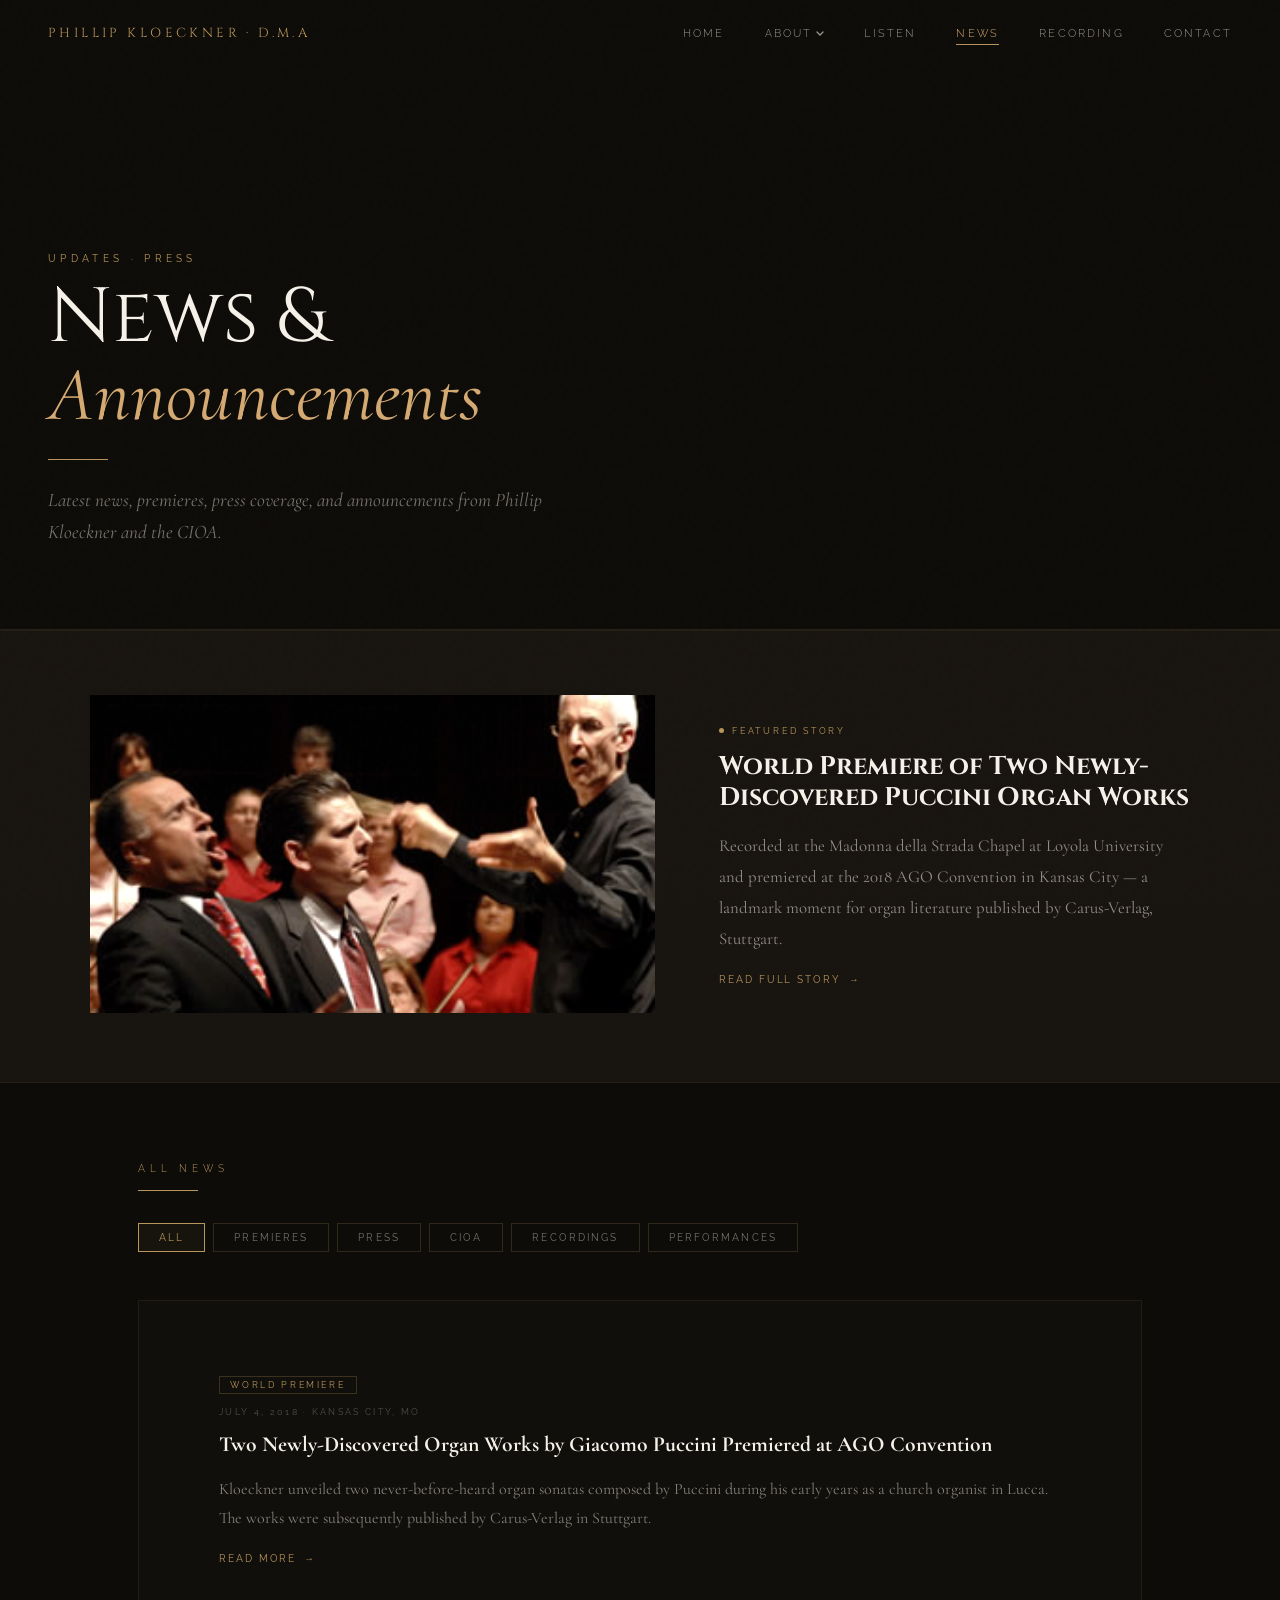
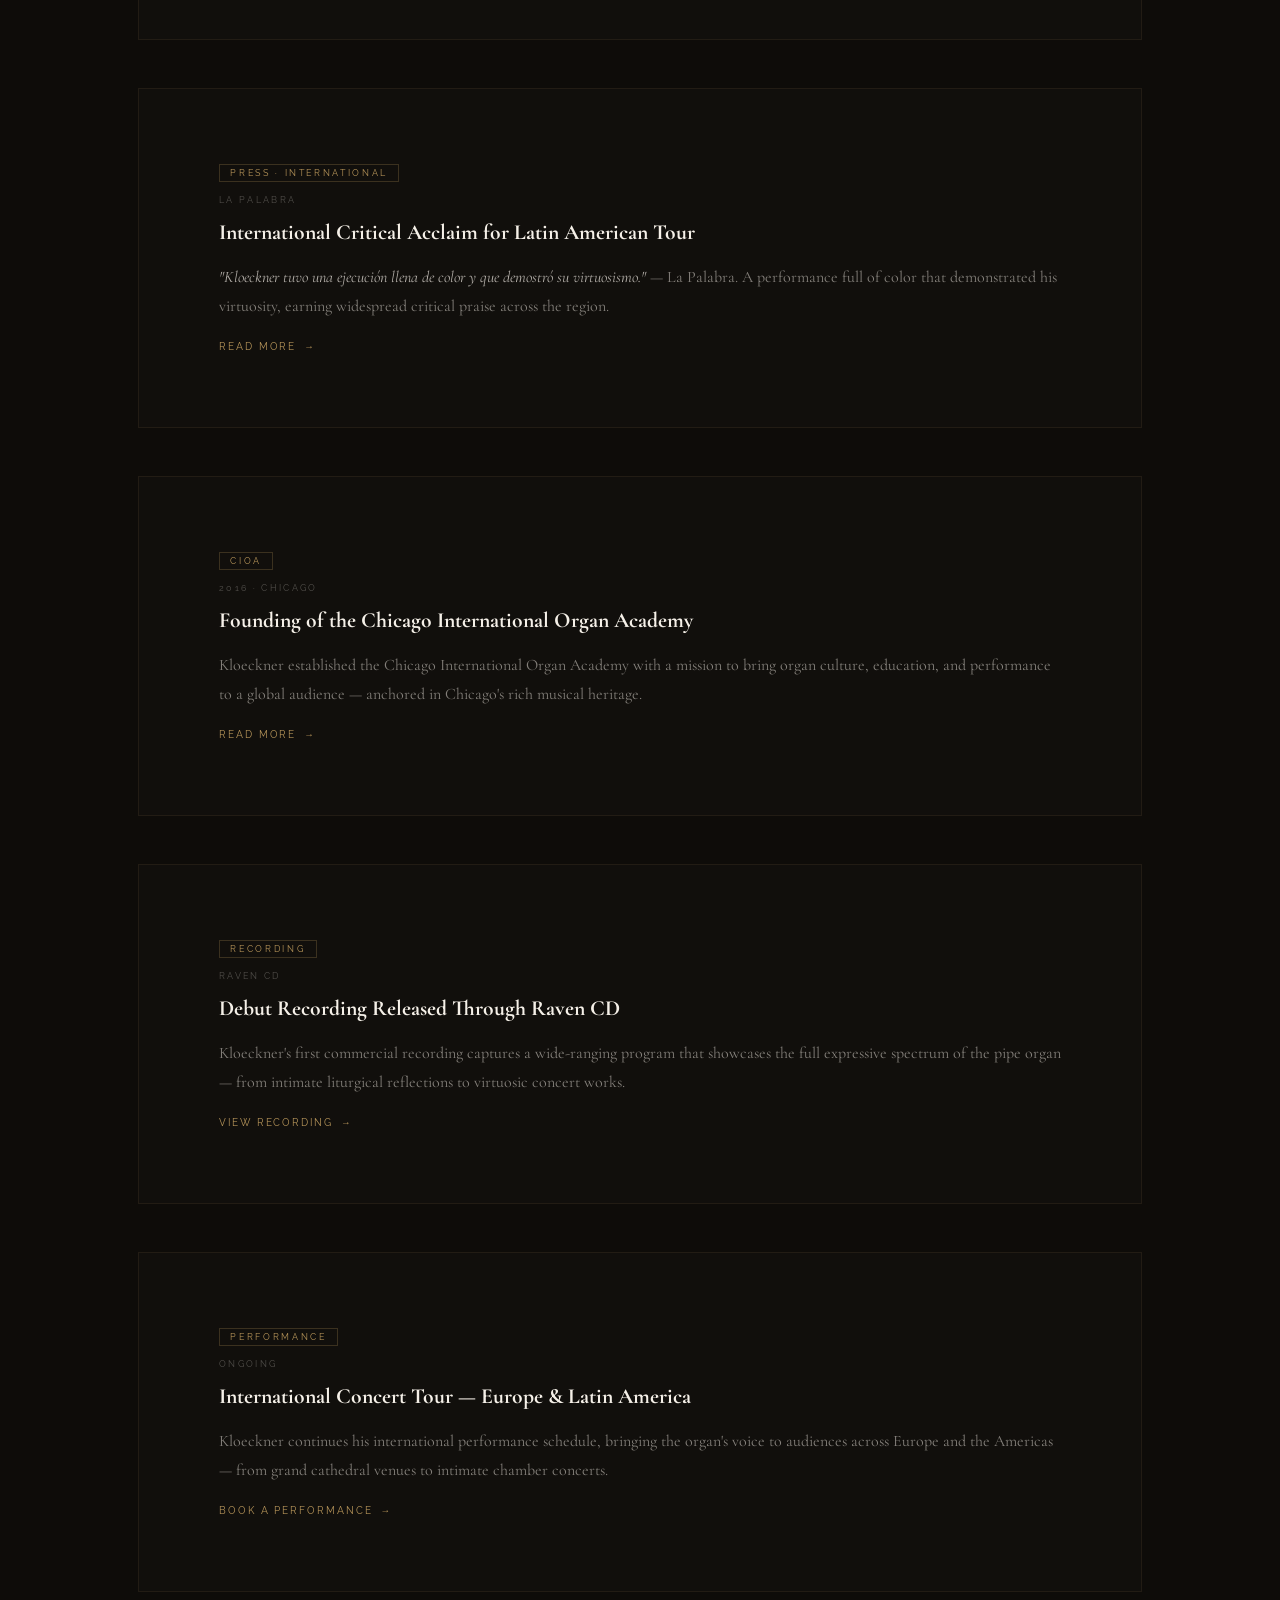
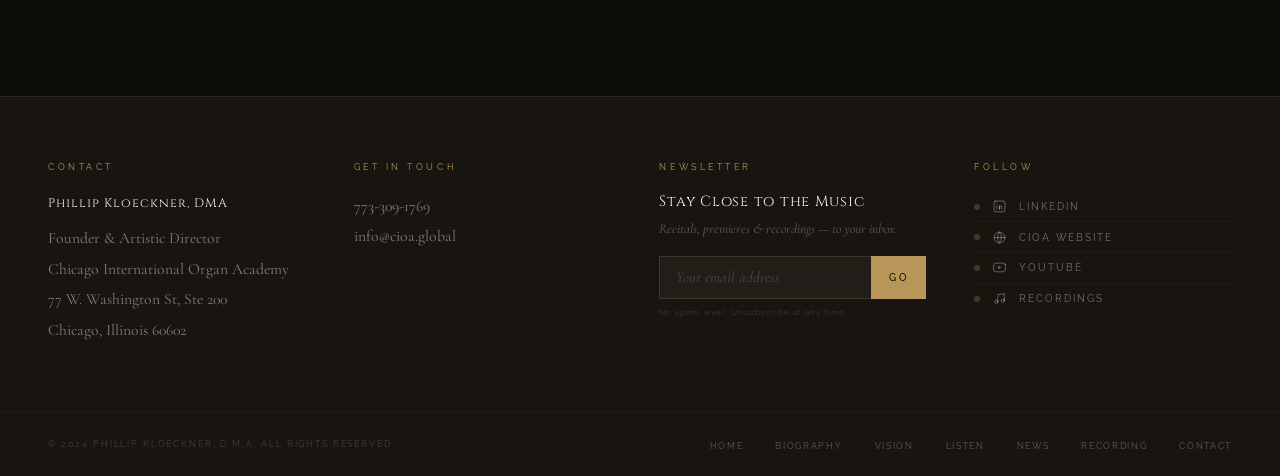
<file: news.html>
<!DOCTYPE html>
<html lang="en">
<head>
<meta charset="UTF-8">
<meta name="viewport" content="width=device-width, initial-scale=1.0">
<title>News · Phillip Kloeckner</title>
<link href="https://fonts.googleapis.com/css2?family=Cormorant+Garamond:ital,wght@0,300;0,400;0,600;1,300;1,400&family=Cinzel:wght@400;600;700&family=Raleway:wght@200;300;400;500&display=swap" rel="stylesheet">
<link rel="stylesheet" href="style.css">
<script src="header.js"></script>
<script src="footer.js"></script>
</head>
<body>
<title>News · Phillip Kloeckner</title>
</head><body>
<div class="page-hero">
  <div class="page-hero-bg"></div>
  <p class="page-eyebrow reveal">Updates · Press</p>
  <h1 class="page-title reveal">News &amp;<br><em>Announcements</em></h1>
  <div class="page-rule reveal"></div>
  <p class="page-subtitle reveal">Latest news, premieres, press coverage, and announcements from Phillip Kloeckner and the CIOA.</p>
</div>
<div class="featured-news">
  <div class="fn-inner">
    <div class="reveal-left"><img src="images/hectorpuccini.jpg" alt="Performance" class="fn-img"></div>
    <div class="reveal-right">
      <div class="fn-label"><span class="fn-dot"></span>Featured Story</div>
      <h2 class="fn-title">World Premiere of Two Newly-Discovered Puccini Organ Works</h2>
      <p class="fn-body">Recorded at the Madonna della Strada Chapel at Loyola University and premiered at the 2018 AGO Convention in Kansas City — a landmark moment for organ literature published by Carus-Verlag, Stuttgart.</p>
      <a href="#" class="news-read" style="margin-top:1.25rem">Read Full Story</a>
    </div>
  </div>
</div>
<div class="content-section">
  <p class="section-label reveal">All News</p>
  <div class="accent-line reveal"></div>
  <div class="news-filter reveal">
    <button class="filter-btn active">All</button>
    <button class="filter-btn">Premieres</button>
    <button class="filter-btn">Press</button>
    <button class="filter-btn">CIOA</button>
    <button class="filter-btn">Recordings</button>
    <button class="filter-btn">Performances</button>
  </div>
  <div class="news-list">
    <div class="news-card reveal"><div class="news-card-accent"></div><div class="news-card-body"><span class="news-tag">World Premiere</span><span class="news-date">July 4, 2018 · Kansas City, MO</span><h3 class="news-title">Two Newly-Discovered Organ Works by Giacomo Puccini Premiered at AGO Convention</h3><p class="news-excerpt">Kloeckner unveiled two never-before-heard organ sonatas composed by Puccini during his early years as a church organist in Lucca. The works were subsequently published by Carus-Verlag in Stuttgart.</p><a href="#" class="news-read">Read More</a></div></div>
    <div class="news-card reveal"><div class="news-card-accent"></div><div class="news-card-body"><span class="news-tag">Press · International</span><span class="news-date">La Palabra</span><h3 class="news-title">International Critical Acclaim for Latin American Tour</h3><p class="news-excerpt"><em>"Kloeckner tuvo una ejecución llena de color y que demostró su virtuosismo."</em> — La Palabra. A performance full of color that demonstrated his virtuosity, earning widespread critical praise across the region.</p><a href="#" class="news-read">Read More</a></div></div>
    <div class="news-card reveal"><div class="news-card-accent"></div><div class="news-card-body"><span class="news-tag">CIOA</span><span class="news-date">2016 · Chicago</span><h3 class="news-title">Founding of the Chicago International Organ Academy</h3><p class="news-excerpt">Kloeckner established the Chicago International Organ Academy with a mission to bring organ culture, education, and performance to a global audience — anchored in Chicago's rich musical heritage.</p><a href="#" class="news-read">Read More</a></div></div>
    <div class="news-card reveal"><div class="news-card-accent"></div><div class="news-card-body"><span class="news-tag">Recording</span><span class="news-date">Raven CD</span><h3 class="news-title">Debut Recording Released Through Raven CD</h3><p class="news-excerpt">Kloeckner's first commercial recording captures a wide-ranging program that showcases the full expressive spectrum of the pipe organ — from intimate liturgical reflections to virtuosic concert works.</p><a href="recording.html" class="news-read">View Recording</a></div></div>
    <div class="news-card reveal"><div class="news-card-accent"></div><div class="news-card-body"><span class="news-tag">Performance</span><span class="news-date">Ongoing</span><h3 class="news-title">International Concert Tour — Europe &amp; Latin America</h3><p class="news-excerpt">Kloeckner continues his international performance schedule, bringing the organ's voice to audiences across Europe and the Americas — from grand cathedral venues to intimate chamber concerts.</p><a href="contact.html" class="news-read">Book a Performance</a></div></div>
  </div>
</div>
<script>document.querySelectorAll('.filter-btn').forEach(btn=>{btn.addEventListener('click',function(){document.querySelectorAll('.filter-btn').forEach(b=>b.classList.remove('active'));this.classList.add('active');});});</script>
</body>
</html>
</file>
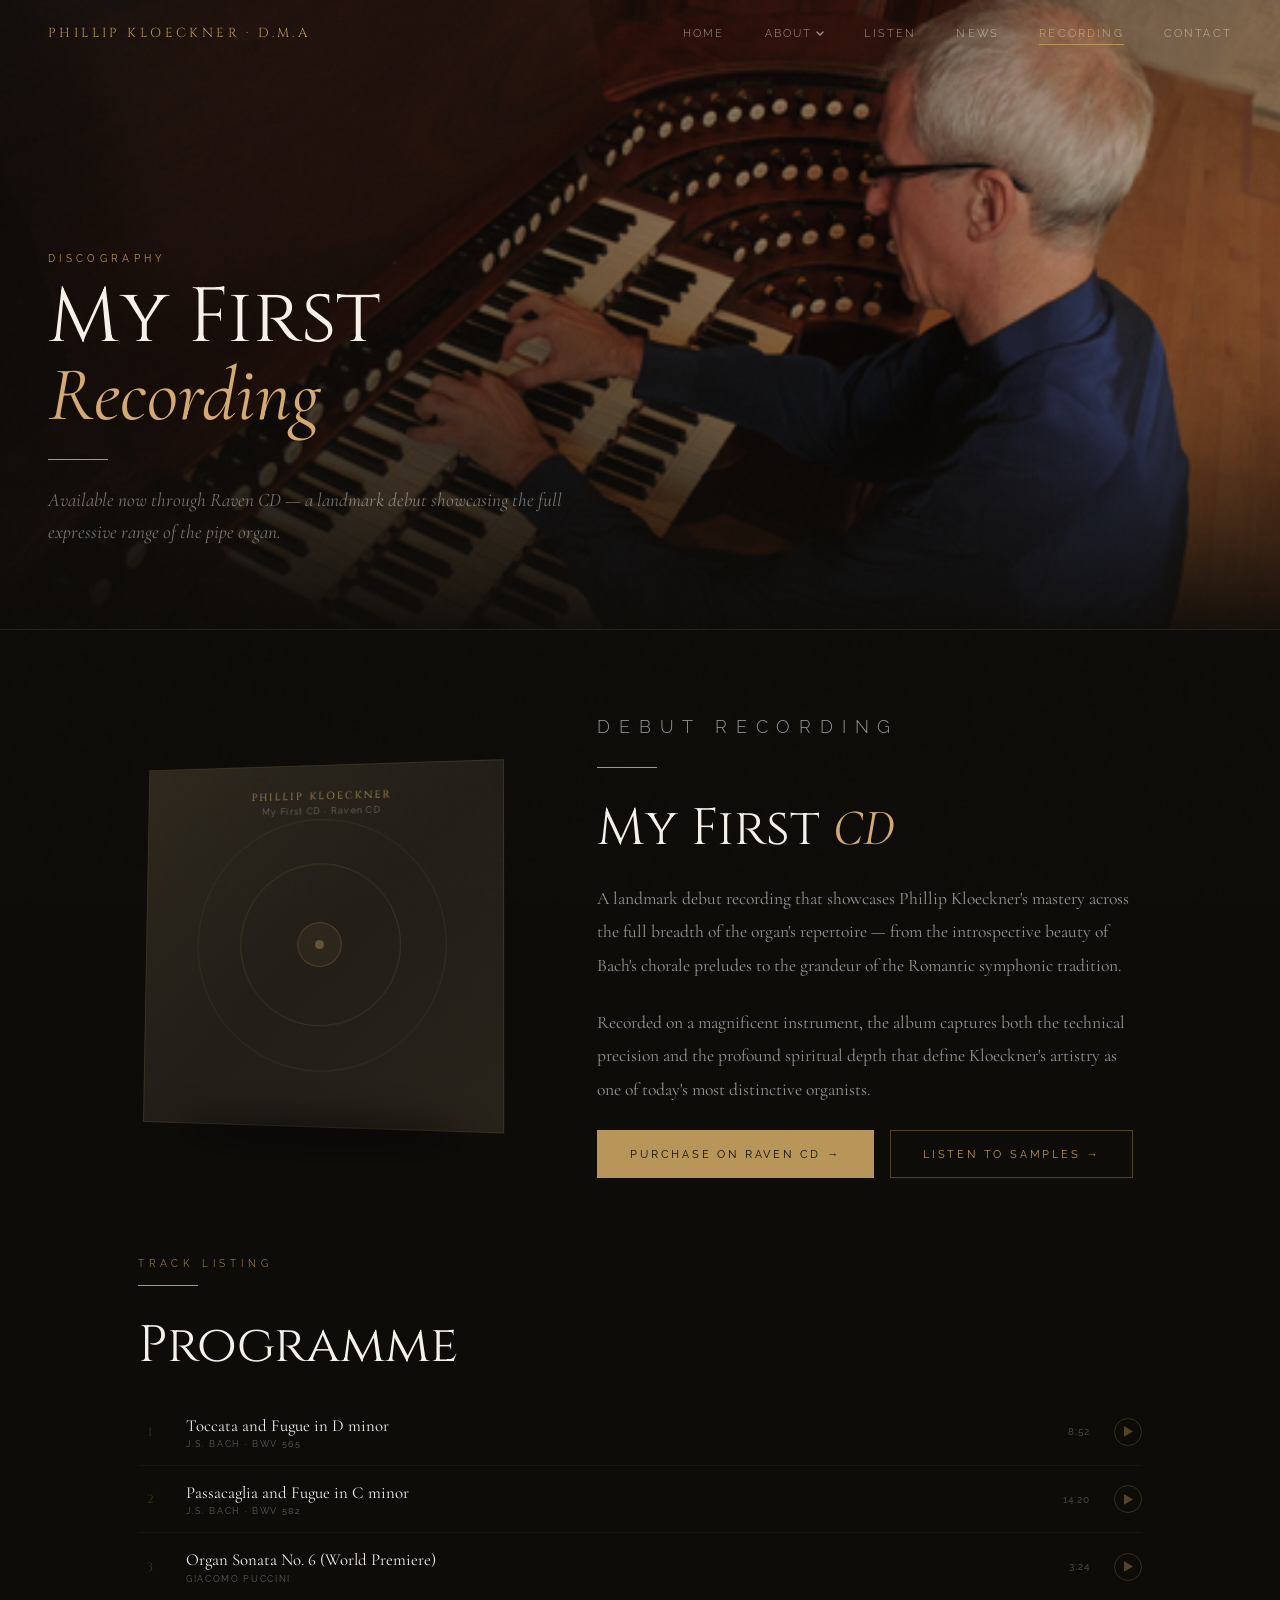
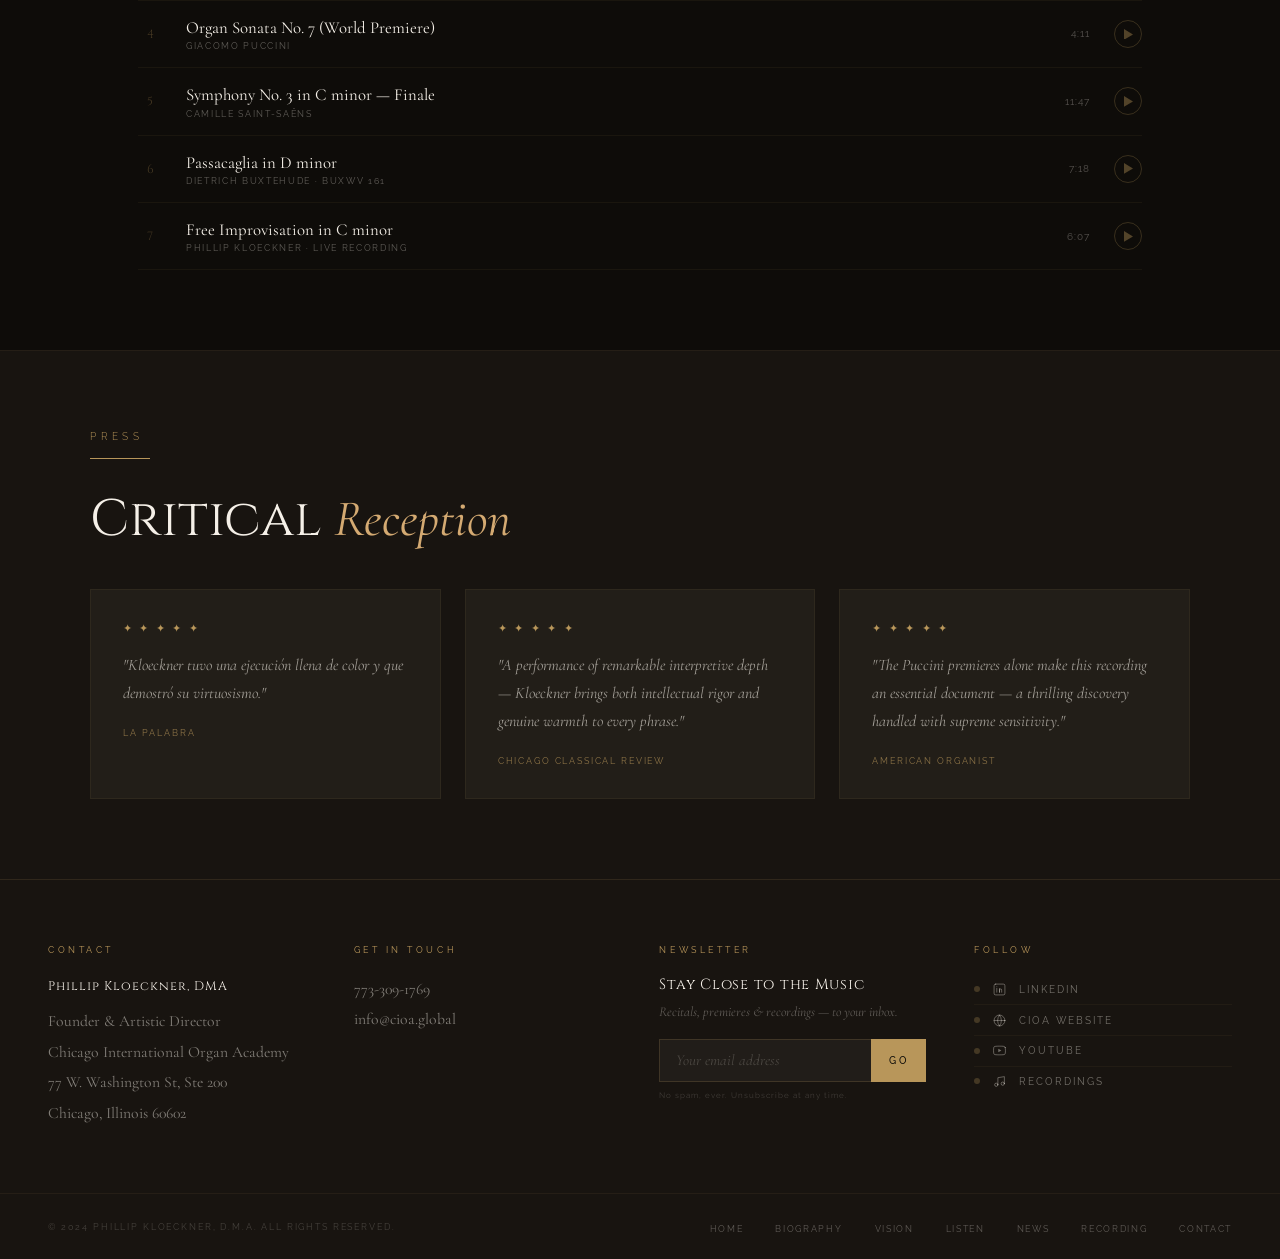
<file: recording.html>
<!DOCTYPE html>
<html lang="en">
<head>
<meta charset="UTF-8">
<meta name="viewport" content="width=device-width, initial-scale=1.0">
<title>Recording · Phillip Kloeckner</title>
<link href="https://fonts.googleapis.com/css2?family=Cormorant+Garamond:ital,wght@0,300;0,400;0,600;1,300;1,400&family=Cinzel:wght@400;600;700&family=Raleway:wght@200;300;400;500&display=swap" rel="stylesheet">
<link rel="stylesheet" href="style.css">
<script src="header.js"></script>
<script src="footer.js"></script>
</head>
<body>
<title>Recording · Phillip Kloeckner</title>
</head>
<body>
<div class="page-hero">
  <div class="page-hero-bg-img" style="background-image:url('images/phillip-pic1.png');"></div>
  <p class="page-eyebrow reveal">Discography</p>
  <h1 class="page-title reveal">My First<br><em>Recording</em></h1>
  <div class="page-rule reveal"></div>
  <p class="page-subtitle reveal">Available now through Raven CD — a landmark debut showcasing the full expressive range of the pipe organ.</p>
</div>
<div class="content-section">
  <div class="rec-hero-grid">
    <div class="reveal-left">
      <div class="cd-3d">
        <div class="cd-box">
          <div class="cd-rings-outer"><div class="cd-rings-mid"><div class="cd-center"><div class="cd-center-dot"></div></div></div></div>
          <div class="cd-title-label"><p>PHILLIP KLOECKNER</p><span>My First CD · Raven CD</span></div>
        </div>
        <div class="cd-shadow"></div>
      </div>
    </div>
    <div class="rec-body reveal-right">
      <p class="section-label">Debut Recording</p>
      <div class="accent-line"></div>
      <h2 class="section-title">My First <em>CD</em></h2>
      <p>A landmark debut recording that showcases Phillip Kloeckner's mastery across the full breadth of the organ's repertoire — from the introspective beauty of Bach's chorale preludes to the grandeur of the Romantic symphonic tradition.</p>
      <p>Recorded on a magnificent instrument, the album captures both the technical precision and the profound spiritual depth that define Kloeckner's artistry as one of today's most distinctive organists.</p>
      <div class="buy-row">
        <a href="https://ravencd.com" target="_blank" class="btn-primary">Purchase on Raven CD →</a>
        <a href="listen.html" class="btn-outline">Listen to Samples →</a>
      </div>
    </div>
  </div>
  <div style="margin-top:5rem">
    <p class="section-label reveal">Track Listing</p>
    <div class="accent-line reveal"></div>
    <h2 class="section-title reveal">Programme</h2>
    <div class="tracklist reveal">
      <div class="track-row"><span class="track-num">1</span><div class="track-info"><p class="track-title">Toccata and Fugue in D minor</p><p class="track-composer">J.S. Bach · BWV 565</p></div><span class="track-dur">8:52</span><div class="track-play"><svg viewBox="0 0 10 12"><path d="M0 0L10 6L0 12Z"/></svg></div></div>
      <div class="track-row"><span class="track-num">2</span><div class="track-info"><p class="track-title">Passacaglia and Fugue in C minor</p><p class="track-composer">J.S. Bach · BWV 582</p></div><span class="track-dur">14:20</span><div class="track-play"><svg viewBox="0 0 10 12"><path d="M0 0L10 6L0 12Z"/></svg></div></div>
      <div class="track-row"><span class="track-num">3</span><div class="track-info"><p class="track-title">Organ Sonata No. 6 (World Premiere)</p><p class="track-composer">Giacomo Puccini</p></div><span class="track-dur">3:24</span><div class="track-play"><svg viewBox="0 0 10 12"><path d="M0 0L10 6L0 12Z"/></svg></div></div>
      <div class="track-row"><span class="track-num">4</span><div class="track-info"><p class="track-title">Organ Sonata No. 7 (World Premiere)</p><p class="track-composer">Giacomo Puccini</p></div><span class="track-dur">4:11</span><div class="track-play"><svg viewBox="0 0 10 12"><path d="M0 0L10 6L0 12Z"/></svg></div></div>
      <div class="track-row"><span class="track-num">5</span><div class="track-info"><p class="track-title">Symphony No. 3 in C minor — Finale</p><p class="track-composer">Camille Saint-Saëns</p></div><span class="track-dur">11:47</span><div class="track-play"><svg viewBox="0 0 10 12"><path d="M0 0L10 6L0 12Z"/></svg></div></div>
      <div class="track-row"><span class="track-num">6</span><div class="track-info"><p class="track-title">Passacaglia in D minor</p><p class="track-composer">Dietrich Buxtehude · BuxWV 161</p></div><span class="track-dur">7:18</span><div class="track-play"><svg viewBox="0 0 10 12"><path d="M0 0L10 6L0 12Z"/></svg></div></div>
      <div class="track-row"><span class="track-num">7</span><div class="track-info"><p class="track-title">Free Improvisation in C minor</p><p class="track-composer">Phillip Kloeckner · Live Recording</p></div><span class="track-dur">6:07</span><div class="track-play"><svg viewBox="0 0 10 12"><path d="M0 0L10 6L0 12Z"/></svg></div></div>
    </div>
  </div>
</div>
<div class="reviews-section">
  <div style="max-width:1100px;margin:0 auto">
    <p class="section-label reveal">Press</p>
    <div class="accent-line reveal"></div>
    <h2 class="section-title reveal">Critical <em>Reception</em></h2>
    <div class="reviews-grid">
      <div class="review-card reveal"><div class="review-stars">✦ ✦ ✦ ✦ ✦</div><p class="review-text">"Kloeckner tuvo una ejecución llena de color y que demostró su virtuosismo."</p><p class="review-source">La Palabra</p></div>
      <div class="review-card reveal"><div class="review-stars">✦ ✦ ✦ ✦ ✦</div><p class="review-text">"A performance of remarkable interpretive depth — Kloeckner brings both intellectual rigor and genuine warmth to every phrase."</p><p class="review-source">Chicago Classical Review</p></div>
      <div class="review-card reveal"><div class="review-stars">✦ ✦ ✦ ✦ ✦</div><p class="review-text">"The Puccini premieres alone make this recording an essential document — a thrilling discovery handled with supreme sensitivity."</p><p class="review-source">American Organist</p></div>
    </div>
  </div>
</div>
</body>
</html>
</file>
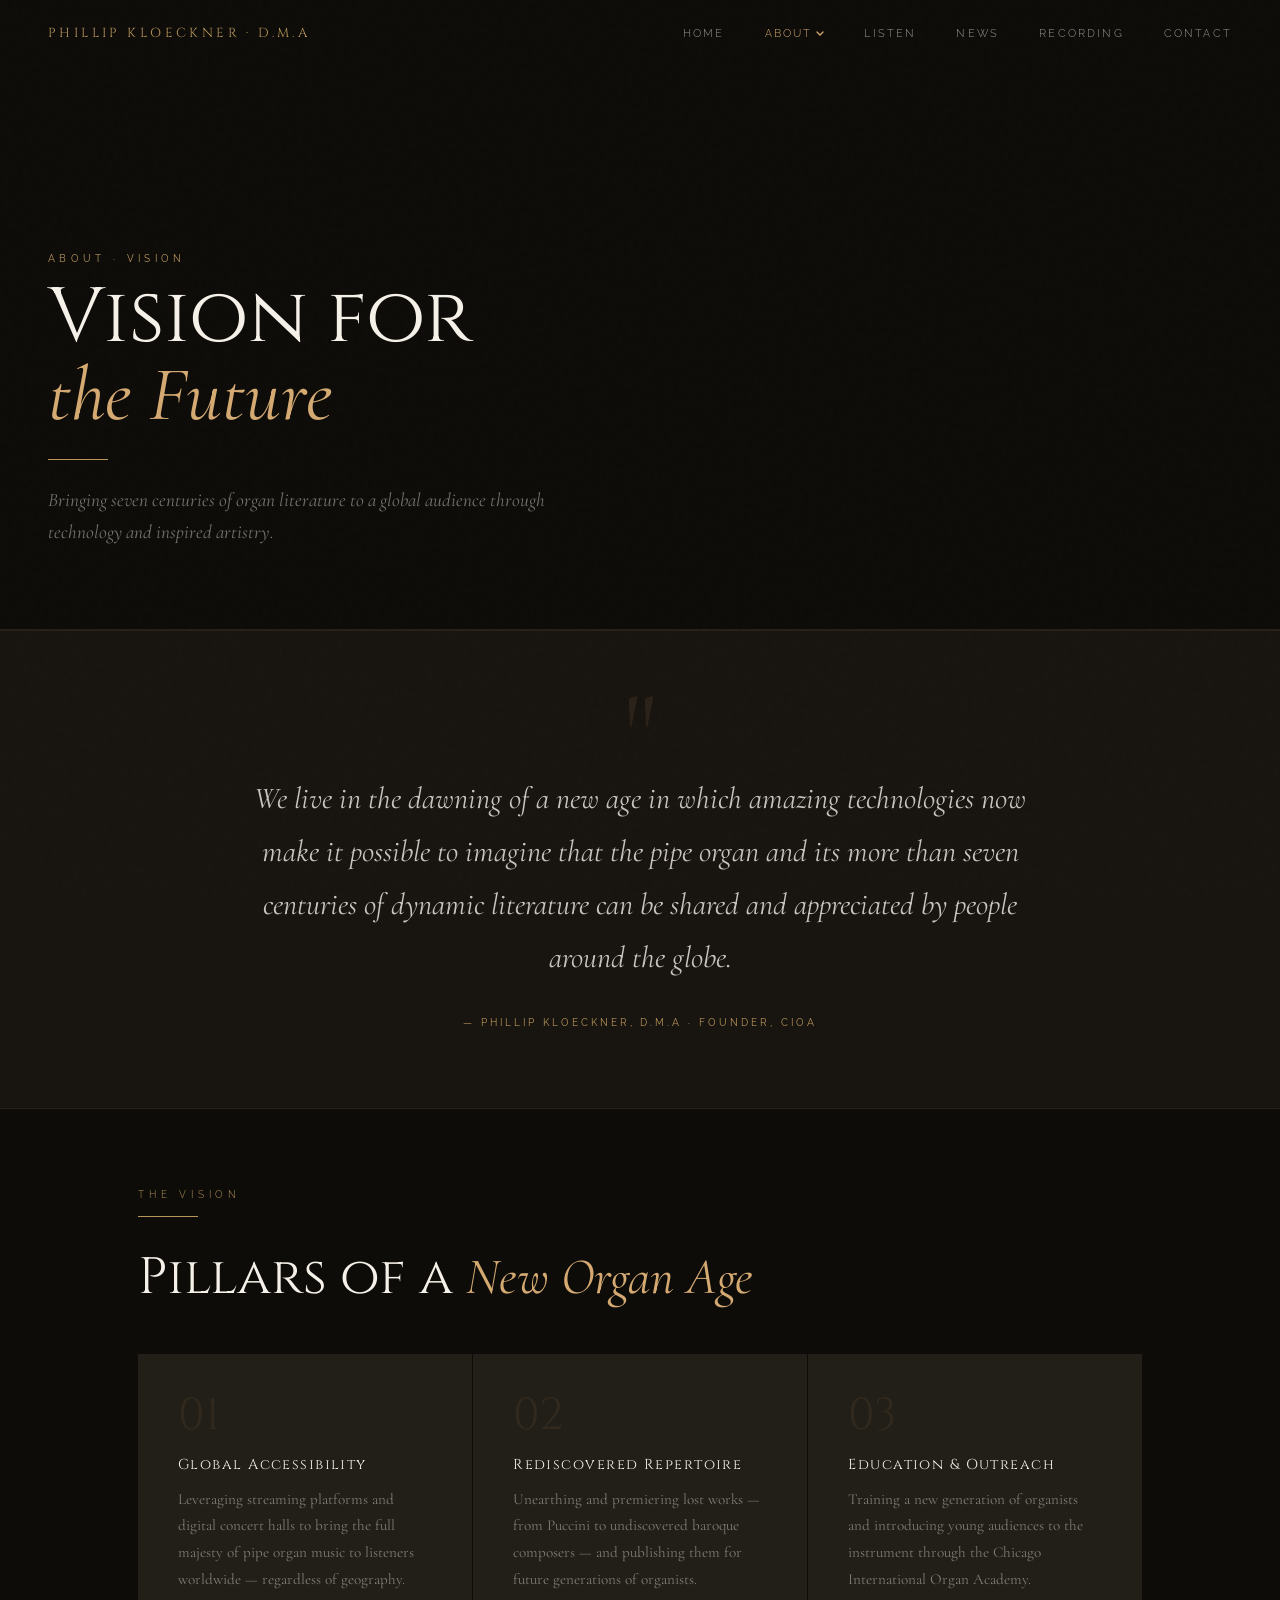
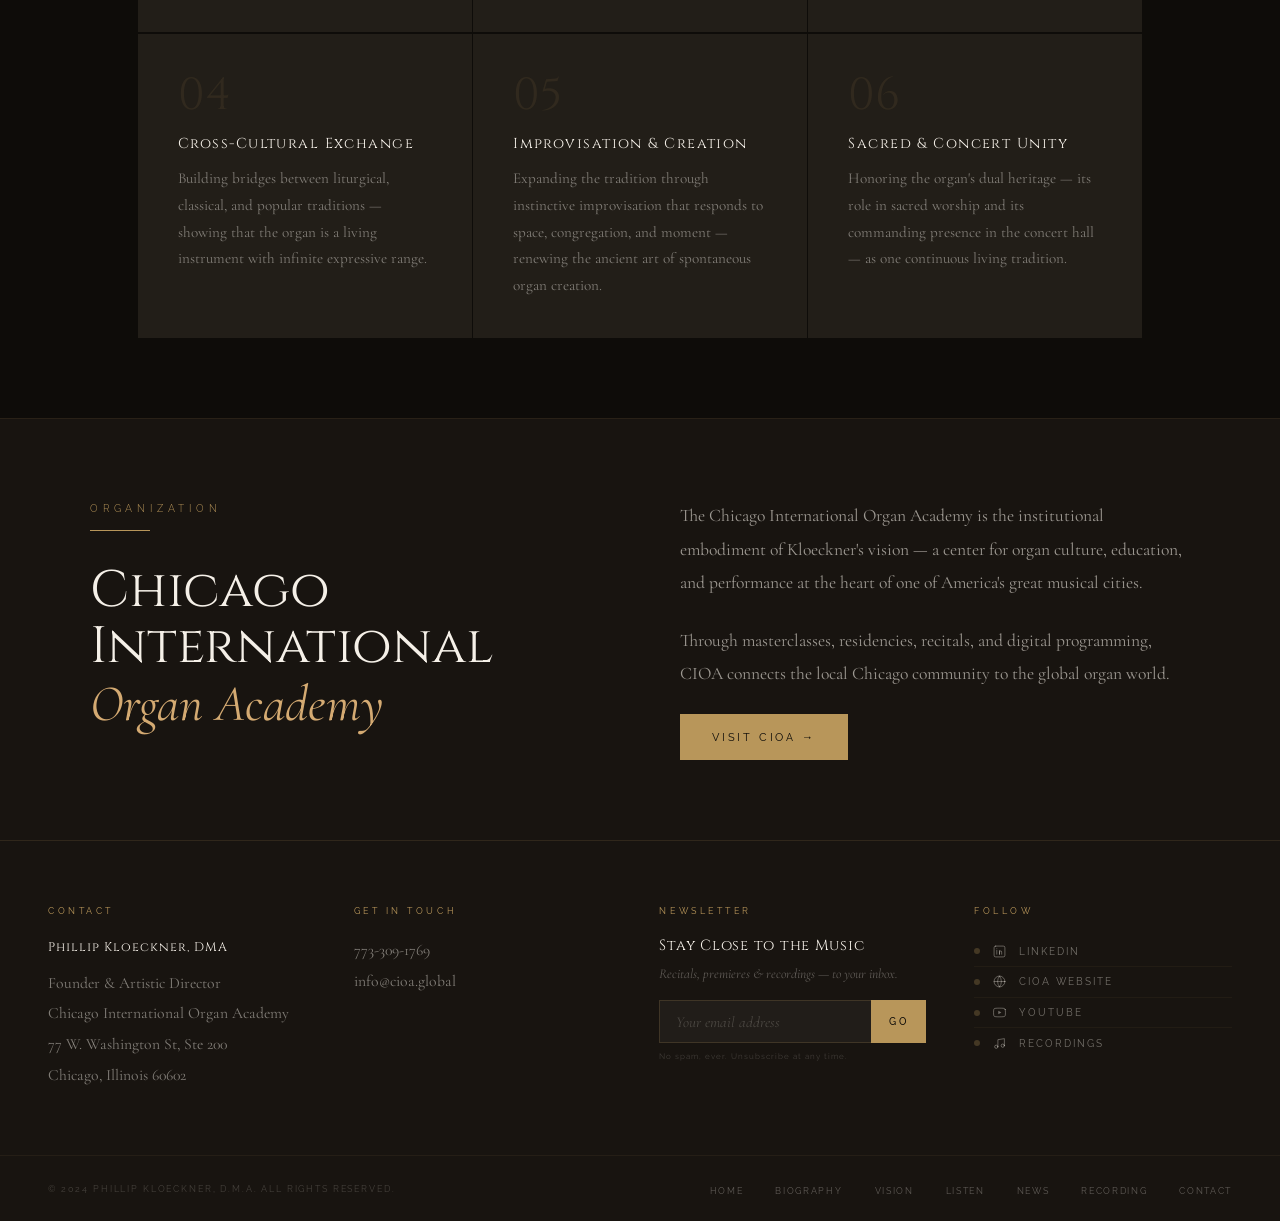
<file: vision.html>
<!DOCTYPE html>
<html lang="en">
<head>
<meta charset="UTF-8">
<meta name="viewport" content="width=device-width, initial-scale=1.0">
<title>Vision for the Future · Phillip Kloeckner</title>
<link href="https://fonts.googleapis.com/css2?family=Cormorant+Garamond:ital,wght@0,300;0,400;0,600;1,300;1,400&family=Cinzel:wght@400;600;700&family=Raleway:wght@200;300;400;500&display=swap" rel="stylesheet">
<link rel="stylesheet" href="style.css">
<script src="header.js"></script>
<script src="footer.js"></script>
</head>
<body>
<title>Vision for the Future · Phillip Kloeckner</title>
</head><body>
<div class="page-hero">
  <div class="page-hero-bg"></div>
  <p class="page-eyebrow reveal">About · Vision</p>
  <h1 class="page-title reveal">Vision for<br><em>the Future</em></h1>
  <div class="page-rule reveal"></div>
  <p class="page-subtitle reveal">Bringing seven centuries of organ literature to a global audience through technology and inspired artistry.</p>
</div>
<div class="vision-quote"><div class="reveal"><span class="qmark">"</span>
<blockquote>We live in the dawning of a new age in which amazing technologies now make it possible to imagine that the pipe organ and its more than seven centuries of dynamic literature can be shared and appreciated by people around the globe.</blockquote>
<cite>— Phillip Kloeckner, D.M.A · Founder, CIOA</cite></div></div>
<div class="content-section">
  <p class="section-label reveal">The Vision</p>
  <div class="accent-line reveal"></div>
  <h2 class="section-title reveal">Pillars of a <em>New Organ Age</em></h2>
  <div class="pillars">
    <div class="pillar reveal"><div class="pillar-num">01</div><p class="pillar-title">Global Accessibility</p><p class="pillar-text">Leveraging streaming platforms and digital concert halls to bring the full majesty of pipe organ music to listeners worldwide — regardless of geography.</p></div>
    <div class="pillar reveal"><div class="pillar-num">02</div><p class="pillar-title">Rediscovered Repertoire</p><p class="pillar-text">Unearthing and premiering lost works — from Puccini to undiscovered baroque composers — and publishing them for future generations of organists.</p></div>
    <div class="pillar reveal"><div class="pillar-num">03</div><p class="pillar-title">Education & Outreach</p><p class="pillar-text">Training a new generation of organists and introducing young audiences to the instrument through the Chicago International Organ Academy.</p></div>
    <div class="pillar reveal"><div class="pillar-num">04</div><p class="pillar-title">Cross-Cultural Exchange</p><p class="pillar-text">Building bridges between liturgical, classical, and popular traditions — showing that the organ is a living instrument with infinite expressive range.</p></div>
    <div class="pillar reveal"><div class="pillar-num">05</div><p class="pillar-title">Improvisation & Creation</p><p class="pillar-text">Expanding the tradition through instinctive improvisation that responds to space, congregation, and moment — renewing the ancient art of spontaneous organ creation.</p></div>
    <div class="pillar reveal"><div class="pillar-num">06</div><p class="pillar-title">Sacred & Concert Unity</p><p class="pillar-text">Honoring the organ's dual heritage — its role in sacred worship and its commanding presence in the concert hall — as one continuous living tradition.</p></div>
  </div>
</div>
<div class="cioa-band"><div class="cioa-inner">
  <div class="reveal-left"><p class="section-label">Organization</p><div class="accent-line"></div><h2 class="section-title">Chicago International<br><em>Organ Academy</em></h2></div>
  <div class="reveal-right"><p style="font-size:1.1rem;line-height:1.9;color:rgba(245,240,232,0.6);margin-bottom:1.5rem">The Chicago International Organ Academy is the institutional embodiment of Kloeckner's vision — a center for organ culture, education, and performance at the heart of one of America's great musical cities.</p>
  <p style="font-size:1.1rem;line-height:1.9;color:rgba(245,240,232,0.6);margin-bottom:1.5rem">Through masterclasses, residencies, recitals, and digital programming, CIOA connects the local Chicago community to the global organ world.</p>
  <a href="http://www.cioa.global/" target="_blank" class="gold-btn">Visit CIOA →</a></div>
</div></div>
</body>
</html>
</file>
<file: style.css>
/* ============================================================
   style.css  —  Phillip Kloeckner · Shared Design System
   Used by every page on the site.
   ============================================================ */

/* ── CSS VARIABLES ── */
:root {
  --cream:      #f5f0e8;
  --gold:       #b8965a;
  --gold-light: #d4aa72;
  --bg:         #0e0c09;
  --surface:    #181410;
  --surface2:   #221e18;
}

/* ── RESET & BASE ── */
* { margin: 0; padding: 0; box-sizing: border-box; }
html { scroll-behavior: smooth; }

body {
  background: var(--bg);
  color: var(--cream);
  font-family: 'Cormorant Garamond', serif;
  overflow-x: hidden;
}

/* Noise texture overlay */
body::before {
  content: '';
  position: fixed; inset: 0;
  background-image: url("data:image/svg+xml,%3Csvg viewBox='0 0 200 200' xmlns='http://www.w3.org/2000/svg'%3E%3Cfilter id='n'%3E%3CfeTurbulence type='fractalNoise' baseFrequency='0.9' numOctaves='4' stitchTiles='stitch'/%3E%3C/filter%3E%3Crect width='100%25' height='100%25' filter='url(%23n)' opacity='0.03'/%3E%3C/svg%3E");
  pointer-events: none;
  z-index: 1;
  opacity: 0.4;
}

/* ── NAVIGATION ── */
nav#pk-nav {
  position: fixed; top: 0; left: 0; right: 0;
  z-index: 500;
  padding: 1.5rem 3rem;
  display: flex; align-items: center; justify-content: space-between;
  transition: all 0.45s ease;
}
nav#pk-nav.scrolled {
  background: rgba(14, 12, 9, 0.96);
  backdrop-filter: blur(24px);
  -webkit-backdrop-filter: blur(24px);
  border-bottom: 1px solid rgba(184, 150, 90, 0.15);
  padding: 0.9rem 3rem;
  box-shadow: 0 4px 40px rgba(0, 0, 0, 0.45);
}

.pk-logo {
  font-family: 'Cinzel', serif;
  font-size: 0.82rem;
  letter-spacing: 0.26em;
  color: var(--gold);
  text-decoration: none;
  text-transform: uppercase;
  flex-shrink: 0;
}

.pk-nav-list {
  display: flex; gap: 2.5rem;
  list-style: none; align-items: center;
  margin: 0; padding: 0;
}
.pk-nav-list a,
.pk-nav-list span.pk-dd-trigger {
  font-family: 'Raleway', sans-serif;
  font-size: 0.68rem; font-weight: 300;
  letter-spacing: 0.2em; text-transform: uppercase;
  color: rgba(245, 240, 232, 0.6);
  text-decoration: none;
  position: relative;
  transition: color 0.3s;
  cursor: pointer;
  display: flex; align-items: center; gap: 4px;
}
.pk-nav-list a::after,
.pk-nav-list span.pk-dd-trigger::after {
  content: '';
  position: absolute; bottom: -5px; left: 0; right: 0;
  height: 1px; background: var(--gold);
  transform: scaleX(0);
  transition: transform 0.3s ease;
}
.pk-nav-list a:hover,
.pk-nav-list span.pk-dd-trigger:hover,
.pk-nav-list a.pk-active { color: var(--gold-light); }
.pk-nav-list a:hover::after,
.pk-nav-list span.pk-dd-trigger:hover::after,
.pk-nav-list a.pk-active::after { transform: scaleX(1); }

/* ── DROPDOWN ── */
.pk-dd { position: relative; }
.pk-dd-trigger { user-select: none; }
.pk-dd-trigger svg { transition: transform 0.3s; flex-shrink: 0; }
.pk-dd.open .pk-dd-trigger svg { transform: rotate(180deg); }
.pk-dd.open .pk-dd-trigger { color: var(--gold-light); }
.pk-dd.open .pk-dd-trigger::after { transform: scaleX(1); }

.pk-dd-menu {
  position: absolute;
  top: calc(100% + 0.3rem);
  left: 50%;
  transform: translateX(-50%) translateY(-8px);
  background: rgba(12, 10, 8, 0.97);
  backdrop-filter: blur(20px);
  border: 1px solid rgba(184, 150, 90, 0.22);
  border-top: 2px solid var(--gold);
  min-width: 200px;
  opacity: 0; pointer-events: none;
  transition: opacity 0.25s ease, transform 0.25s cubic-bezier(0.16, 1, 0.3, 1);
  z-index: 600;
}
/* invisible bridge — fills the gap so cursor stays within .pk-dd */
.pk-dd-menu::before {
  content: '';
  position: absolute; bottom: 100%; left: 0; right: 0;
  height: 12px; background: transparent;
}
.pk-dd.open .pk-dd-menu {
  opacity: 1; pointer-events: all;
  transform: translateX(-50%) translateY(0);
}
.pk-dd-menu a {
  display: block;
  padding: 0.9rem 1.5rem;
  font-family: 'Raleway', sans-serif;
  font-size: 0.63rem; font-weight: 300;
  letter-spacing: 0.18em; text-transform: uppercase;
  color: rgba(245, 240, 232, 0.5);
  text-decoration: none;
  border-bottom: 1px solid rgba(184, 150, 90, 0.07);
  transition: color 0.2s, padding-left 0.2s, background 0.2s;
}
.pk-dd-menu a:last-child { border-bottom: none; }
.pk-dd-menu a::after { display: none !important; }
.pk-dd-menu a:hover,
.pk-dd-menu a.pk-active {
  color: var(--gold);
  background: rgba(184, 150, 90, 0.06);
  padding-left: 2rem;
}

/* ── HAMBURGER ── */
.pk-ham {
  display: none; flex-direction: column; gap: 5px;
  cursor: pointer; z-index: 600;
  background: none; border: none; padding: 5px;
}
.pk-ham span {
  width: 24px; height: 1px;
  background: var(--gold);
  transition: all 0.3s; display: block;
}
.pk-ham.open span:nth-child(1) { transform: rotate(45deg) translate(4px, 4px); }
.pk-ham.open span:nth-child(2) { opacity: 0; }
.pk-ham.open span:nth-child(3) { transform: rotate(-45deg) translate(4px, -4px); }

/* ── MOBILE MENU ── */
.pk-mobile {
  position: fixed; inset: 0;
  background: rgba(10, 8, 6, 0.98);
  z-index: 550;
  display: flex; flex-direction: column;
  align-items: center; justify-content: center; gap: 2.2rem;
  opacity: 0; pointer-events: none;
  transition: opacity 0.4s;
}
.pk-mobile.open { opacity: 1; pointer-events: all; }
.pk-mobile a {
  font-family: 'Cinzel', serif;
  font-size: 1.35rem;
  color: rgba(245, 240, 232, 0.8);
  text-decoration: none;
  letter-spacing: 0.1em;
  transition: color 0.3s;
}
.pk-mobile a:hover,
.pk-mobile a.pk-active { color: var(--gold); }
.pk-mobile-close {
  position: absolute; top: 1.8rem; right: 1.8rem;
  background: none; border: none; cursor: pointer;
  padding: 8px;
  display: flex; align-items: center; justify-content: center;
}

/* ── FOOTER ── */
.pk-footer-wrap {
  border-top: 1px solid rgba(184, 150, 90, 0.15);
  background: var(--surface);
}
.pk-footer-grid {
  padding: 4rem 3rem;
  display: grid; grid-template-columns: repeat(4, 1fr);
  gap: 3rem; align-items: start;
  max-width: 1400px; margin: 0 auto; width: 100%;
}
.pk-fcol-label {
  font-family: 'Raleway', sans-serif;
  font-size: 0.58rem; font-weight: 400;
  letter-spacing: 0.38em; text-transform: uppercase;
  color: var(--gold); margin-bottom: 1.25rem; display: block;
}
.pk-finfo {
  font-family: 'Cormorant Garamond', serif;
  font-size: 0.98rem;
  color: rgba(245, 240, 232, 0.48);
  line-height: 1.95;
}
.pk-finfo a { color: inherit; text-decoration: none; transition: color 0.3s; }
.pk-finfo a:hover { color: var(--gold-light); }
.pk-finfo strong {
  font-family: 'Cinzel', serif;
  font-size: 0.78rem; font-weight: 400;
  letter-spacing: 0.08em; color: var(--cream);
  display: block; margin-bottom: 0.5rem;
}
.pk-flink {
  display: block; margin-top: 0.85rem;
  font-family: 'Raleway', sans-serif;
  font-size: 0.6rem; letter-spacing: 0.2em; text-transform: uppercase;
  color: var(--gold-light); text-decoration: none;
  transition: letter-spacing 0.3s;
}
.pk-flink:hover { letter-spacing: 0.28em; }

/* Newsletter */
.pk-sub-head {
  font-family: 'Cinzel', serif;
  font-size: 0.92rem; font-weight: 400;
  color: var(--cream); margin-bottom: 0.45rem; letter-spacing: 0.05em;
}
.pk-sub-desc {
  font-family: 'Cormorant Garamond', serif;
  font-style: italic; font-size: 0.85rem;
  color: rgba(245, 240, 232, 0.32);
  line-height: 1.6; margin-bottom: 1rem;
}
.pk-sub-row { display: flex; }
.pk-sub-input {
  flex: 1;
  background: rgba(255, 255, 255, 0.04);
  border: 1px solid rgba(184, 150, 90, 0.2);
  border-right: none;
  padding: 0.72rem 0.95rem;
  font-family: 'Cormorant Garamond', serif;
  font-size: 0.95rem; color: var(--cream);
  outline: none;
  transition: border-color 0.3s, background 0.3s;
  min-width: 0;
}
.pk-sub-input::placeholder { color: rgba(245, 240, 232, 0.2); font-style: italic; }
.pk-sub-input:focus {
  border-color: rgba(184, 150, 90, 0.5);
  background: rgba(255, 255, 255, 0.05);
}
.pk-sub-btn {
  background: var(--gold); color: var(--bg);
  border: 1px solid var(--gold);
  padding: 0.72rem 1.1rem;
  font-family: 'Raleway', sans-serif;
  font-size: 0.6rem; font-weight: 500;
  letter-spacing: 0.22em; text-transform: uppercase;
  cursor: pointer; transition: background 0.3s; white-space: nowrap;
}
.pk-sub-btn:hover { background: var(--gold-light); }
.pk-sub-note {
  font-family: 'Raleway', sans-serif;
  font-size: 0.52rem; letter-spacing: 0.12em;
  color: rgba(245, 240, 232, 0.18); margin-top: 0.5rem;
}
.pk-sub-ok {
  display: none; align-items: center; gap: 0.6rem;
  padding: 0.65rem 0.95rem;
  border: 1px solid rgba(184, 150, 90, 0.28);
  background: rgba(184, 150, 90, 0.05);
  font-family: 'Cormorant Garamond', serif;
  font-style: italic; font-size: 0.88rem; color: var(--gold-light);
}

/* Social */
.pk-soclist { display: flex; flex-direction: column; }
.pk-soc-link {
  display: inline-flex; align-items: center; gap: 0.8rem;
  text-decoration: none;
  color: rgba(245, 240, 232, 0.42);
  font-family: 'Raleway', sans-serif;
  font-size: 0.62rem; letter-spacing: 0.2em; text-transform: uppercase;
  transition: color 0.3s;
  padding: 0.52rem 0;
  border-bottom: 1px solid rgba(184, 150, 90, 0.06);
}
.pk-soc-link:last-child { border-bottom: none; }
.pk-soc-link:hover { color: var(--gold); }
.pk-soc-link:hover .pk-dot { background: var(--gold); }
.pk-dot {
  width: 6px; height: 6px; border-radius: 50%;
  background: rgba(184, 150, 90, 0.28);
  flex-shrink: 0; transition: background 0.3s;
}

/* Footer bottom bar */
.pk-foot-bottom {
  border-top: 1px solid rgba(184, 150, 90, 0.08);
  padding: 1.4rem 3rem;
  display: flex; justify-content: space-between;
  align-items: center; flex-wrap: wrap; gap: 1rem;
  background: var(--surface);
}
.pk-foot-copy {
  font-family: 'Raleway', sans-serif;
  font-size: 0.58rem; letter-spacing: 0.2em; text-transform: uppercase;
  color: rgba(245, 240, 232, 0.2);
}
.pk-foot-nav {
  display: flex; gap: 2rem;
  list-style: none; flex-wrap: wrap;
  margin: 0; padding: 0;
}
.pk-foot-nav a {
  font-family: 'Raleway', sans-serif;
  font-size: 0.58rem; letter-spacing: 0.18em; text-transform: uppercase;
  color: rgba(245, 240, 232, 0.32);
  text-decoration: none; transition: color 0.3s;
}
.pk-foot-nav a:hover { color: var(--gold); }

/* ── SCROLL REVEAL ── */
.reveal {
  opacity: 0; transform: translateY(32px);
  transition: opacity 0.8s cubic-bezier(0.16, 1, 0.3, 1),
              transform 0.8s cubic-bezier(0.16, 1, 0.3, 1);
}
.reveal.visible { opacity: 1; transform: none; }

.reveal-left {
  opacity: 0; transform: translateX(-32px);
  transition: opacity 0.8s cubic-bezier(0.16, 1, 0.3, 1),
              transform 0.8s cubic-bezier(0.16, 1, 0.3, 1);
}
.reveal-left.visible { opacity: 1; transform: none; }

.reveal-right {
  opacity: 0; transform: translateX(32px);
  transition: opacity 0.8s cubic-bezier(0.16, 1, 0.3, 1),
              transform 0.8s cubic-bezier(0.16, 1, 0.3, 1);
}
.reveal-right.visible { opacity: 1; transform: none; }

/* ── RESPONSIVE ── */
@media (max-width: 900px) {
  nav#pk-nav         { padding: 1.2rem 1.5rem; }
  nav#pk-nav.scrolled { padding: 0.85rem 1.5rem; }
  .pk-nav-list       { display: none; }
  .pk-ham            { display: flex; }
  .pk-footer-grid    { grid-template-columns: 1fr 1fr; gap: 2.5rem; padding: 3rem 1.5rem; }
  .pk-foot-bottom    { padding: 1.2rem 1.5rem; flex-direction: column; align-items: flex-start; }
}
@media (max-width: 580px) {
  .pk-footer-grid  { grid-template-columns: 1fr; gap: 2rem; }
  .pk-sub-row      { flex-direction: column; }
  .pk-sub-input    { border-right: 1px solid rgba(184, 150, 90, 0.2); border-bottom: none; }
  .pk-sub-btn      { width: 100%; border-top: none; padding: 0.85rem; }
  .pk-foot-nav     { gap: 1.2rem; }
}

/* ── hero ── */
.hero{height:100vh;display:grid;grid-template-columns:1fr 1fr;align-items:end;padding:0 3rem 5rem;position:relative;overflow:hidden;}
.hero-full-bg{position:absolute;inset:0;background-size:cover;background-position:center top;background-repeat:no-repeat;z-index:0;}
.hero-full-bg::after{content:'';position:absolute;inset:0;background:linear-gradient(to right,rgba(14,12,9,0.92) 0%,rgba(14,12,9,0.6) 55%,rgba(14,12,9,0.2) 100%),linear-gradient(to top,rgba(14,12,9,0.85) 0%,transparent 40%);}
.hero-lines{position:absolute;inset:0;overflow:hidden;opacity:0.06;z-index:1;}
.hero-lines svg{width:100%;height:100%;}
.hero-left{z-index:2;position:relative;}
.hero-right{z-index:2;position:relative;display:flex;justify-content:center;align-items:flex-end;}
.hero-eyebrow{font-family:'Raleway',sans-serif;font-size:0.65rem;font-weight:300;letter-spacing:0.4em;text-transform:uppercase;color:var(--gold);margin-bottom:1.5rem;opacity:0;animation:fadeUp 1s ease 0.3s forwards;}
.hero-title{font-family:'Cinzel',serif;font-size:clamp(3rem,7vw,7rem);font-weight:400;line-height:0.95;color:var(--cream);opacity:0;animation:fadeUp 1s ease 0.5s forwards;}
.hero-title em{font-style:italic;font-family:'Cormorant Garamond',serif;color:var(--gold-light);font-size:1.1em;}
.hero-subtitle{font-family:'Cormorant Garamond',serif;font-style:italic;font-size:1.3rem;color:rgba(245,240,232,0.5);margin-top:1.5rem;max-width:340px;line-height:1.7;opacity:0;animation:fadeUp 1s ease 0.7s forwards;}
.hero-cta{display:inline-flex;align-items:center;gap:1rem;margin-top:2.5rem;font-family:'Raleway',sans-serif;font-size:0.7rem;letter-spacing:0.25em;text-transform:uppercase;color:var(--gold);text-decoration:none;padding:0.9rem 2rem;border:1px solid rgba(184,150,90,0.4);transition:all 0.4s;opacity:0;animation:fadeUp 1s ease 0.9s forwards;position:relative;overflow:hidden;}
.hero-cta::before{content:'';position:absolute;inset:0;background:var(--gold);transform:translateX(-100%);transition:transform 0.4s ease;}
.hero-cta:hover::before{transform:translateX(0);}
.hero-cta:hover{color:var(--bg);}
.hero-cta span,.hero-cta svg{position:relative;z-index:1;}
.hero-cta:hover svg{transform:translateX(4px);}
.hero-image-wrap{position:relative;opacity:0;animation:heroImg 1.2s ease 0.4s forwards; top:40px;}
.hero-image-wrap::before{content:'';position:absolute;bottom:-20px;left:-20px;right:20px;top:20px;border:1px solid rgba(184,150,90,0.2);z-index:-1;}
.hero-image-wrap::after{content:'';position:absolute;inset:0;background:linear-gradient(to top,var(--bg) 0%,transparent 50%);}
.hero-scroll{position:absolute;bottom:2rem;left:50%;transform:translateX(-50%);display:flex;flex-direction:column;align-items:center;gap:0.5rem;font-family:'Raleway',sans-serif;font-size:0.6rem;letter-spacing:0.3em;text-transform:uppercase;color:rgba(245,240,232,0.3);z-index:10;animation:fadeUp 1s ease 1.5s both;}
.scroll-line{width:1px;height:40px;background:linear-gradient(to bottom,rgba(184,150,90,0.6),transparent);animation:scrollLine 2s ease-in-out infinite;}
/* divider */
.gold-rule{display:flex;align-items:center;gap:1rem;padding:0 3rem;margin-bottom:4rem;}
.gold-rule::before,.gold-rule::after{content:'';flex:1;height:1px;background:linear-gradient(to right,transparent,rgba(184,150,90,0.4),transparent);}
.gold-rule span{font-family:'Cinzel',serif;font-size:0.65rem;letter-spacing:0.4em;color:var(--gold);text-transform:uppercase;white-space:nowrap;}
/* quote */
.quote-section{background:var(--surface);border-top:1px solid rgba(184,150,90,0.1);border-bottom:1px solid rgba(184,150,90,0.1);padding:5rem 3rem;}
.quote-inner{max-width:820px;margin:0 auto;text-align:center;}
.quote-mark{font-family:'Cormorant Garamond',serif;font-size:8rem;line-height:0.5;color:rgba(184,150,90,0.15);display:block;margin-bottom:1rem;}
.quote-text{font-family:'Cormorant Garamond',serif;font-style:italic;font-size:clamp(1.3rem,2.5vw,1.9rem);line-height:1.7;color:rgba(245,240,232,0.85);margin-bottom:2rem;}
.quote-attribution{font-family:'Raleway',sans-serif;font-size:0.65rem;letter-spacing:0.3em;text-transform:uppercase;color:var(--gold);}
/* about */
section{padding:6rem 3rem;position:relative;z-index:2;}
.section-label{font-family:'Raleway',sans-serif;font-size:0.6rem;font-weight:300;letter-spacing:0.5em;text-transform:uppercase;color:var(--gold);margin-bottom:1rem;}
.section-title{font-family:'Cinzel',serif;font-size:clamp(2rem,4vw,3.5rem);font-weight:400;color:var(--cream);line-height:1.1;margin-bottom:1.5rem;}
.section-title em{font-style:italic;font-family:'Cormorant Garamond',serif;color:var(--gold-light);}
.accent-line{width:60px;height:1px;background:var(--gold);margin-bottom:2rem;}
.about-grid{display:grid;grid-template-columns:1fr 1.5fr;gap:6rem;align-items:start;max-width:1200px;margin:0 auto;}
.about-img-frame{position:relative;}
.about-img-frame::before{content:'';position:absolute;top:-15px;left:-15px;right:15px;bottom:15px;border:1px solid rgba(184,150,90,0.25);z-index:-1;}
.about-placeholder{width:100%;aspect-ratio:3/4;background:var(--surface2);position:relative;overflow:hidden;}
.about-img-label{position:absolute;bottom:0;left:0;right:0;padding:2rem 1.5rem 1.5rem;background:linear-gradient(to top,rgba(14,12,9,0.95),transparent);font-family:'Raleway',sans-serif;font-size:0.6rem;letter-spacing:0.3em;text-transform:uppercase;color:var(--gold);}
.about-body p{font-size:1.1rem;line-height:1.9;color:rgba(245,240,232,0.65);margin-bottom:1.5rem;}
.about-body strong{color:var(--cream);font-weight:600;}
.read-more{display:inline-flex;align-items:center;gap:0.75rem;font-family:'Raleway',sans-serif;font-size:0.65rem;letter-spacing:0.25em;text-transform:uppercase;color:var(--gold);text-decoration:none;margin-top:1rem;transition:gap 0.3s;}
.read-more:hover{gap:1.25rem;}
.read-more::after{content:'→';}
/* performances */
.performances-bg{background:var(--surface);border-top:1px solid rgba(184,150,90,0.08);border-bottom:1px solid rgba(184,150,90,0.08);}
.perf-grid{display:grid;grid-template-columns:repeat(3,1fr);gap:1.5px;margin-top:3rem;}
.perf-card{background:var(--surface2);padding:2.5rem;position:relative;overflow:hidden;transition:background 0.4s;cursor:pointer;}
.perf-card::before{content:'';position:absolute;top:0;left:0;right:100%;height:2px;background:var(--gold);transition:right 0.4s ease;}
.perf-card:hover{background:rgba(34,30,24,0.8);}
.perf-card:hover::before{right:0;}
.perf-num{font-family:'Cinzel',serif;font-size:3rem;font-weight:400;color:rgba(184,150,90,0.12);line-height:1;margin-bottom:1rem;transition:color 0.4s;}
.perf-card:hover .perf-num{color:rgba(184,150,90,0.25);}
.perf-title{font-family:'Cinzel',serif;font-size:0.9rem;letter-spacing:0.1em;color:var(--cream);margin-bottom:0.75rem;}
.perf-desc{font-size:0.95rem;line-height:1.7;color:rgba(245,240,232,0.45);}
.ornament{display:flex;justify-content:center;margin:2rem 0;color:var(--gold);opacity:0.4;letter-spacing:0.5rem;font-size:0.7rem;}
/* news */
.news-inner{max-width:800px;margin:0 auto;}
.news-card{border:1px solid rgba(184,150,90,0.12);padding:2.5rem;position:relative;margin-bottom:1.5rem;transition:border-color 0.4s;background:rgba(255,255,255,0.01);}
.news-card:hover{border-color:rgba(184,150,90,0.35);}
.news-date{font-family:'Raleway',sans-serif;font-size:0.6rem;letter-spacing:0.3em;text-transform:uppercase;color:var(--gold);margin-bottom:1rem;}
.news-title{font-family:'Cormorant Garamond',serif;font-size:1.4rem;color:var(--cream);margin-bottom:1rem;line-height:1.4;}
.news-body{font-size:1rem;line-height:1.8;color:rgba(245,240,232,0.55);}
.audio-wrap{margin-top:1.5rem;display:flex;flex-direction:column;gap:1rem;}
.audio-item{display:flex;align-items:center;gap:1.5rem;padding:1rem 1.5rem;background:var(--surface2);border:1px solid rgba(184,150,90,0.1);transition:border-color 0.3s;}
.audio-item:hover{border-color:rgba(184,150,90,0.3);}
.play-btn{width:40px;height:40px;border-radius:50%;border:1px solid var(--gold);display:flex;align-items:center;justify-content:center;cursor:pointer;flex-shrink:0;transition:all 0.3s;background:transparent;}
.play-btn:hover{background:var(--gold);}
.play-btn:hover svg{fill:var(--bg);}
.play-btn svg{fill:var(--gold);width:14px;transition:fill 0.3s;margin-left:2px;}
.audio-label{font-family:'Cinzel',serif;font-size:0.8rem;letter-spacing:0.1em;color:var(--cream);}
.audio-subtitle{font-family:'Cormorant Garamond',serif;font-style:italic;font-size:0.85rem;color:rgba(245,240,232,0.4);margin-top:0.15rem;}
.audio-progress{flex:1;height:1px;background:rgba(184,150,90,0.2);position:relative;}
.audio-progress::before{content:'';position:absolute;top:0;left:0;height:100%;width:35%;background:var(--gold);}
/* CD */
.cd-section{background:linear-gradient(135deg,var(--surface) 0%,var(--bg) 100%);border-top:1px solid rgba(184,150,90,0.1);}
.cd-inner{display:grid;grid-template-columns:1fr 1fr;gap:5rem;align-items:center;max-width:1100px;margin:0 auto;}
.cd-img-wrap{position:relative;transform:perspective(1000px) rotateY(-8deg) rotateX(2deg);transition:transform 0.6s ease;}
.cd-img-wrap:hover{transform:perspective(1000px) rotateY(-3deg) rotateX(1deg);}
.cd-shadow{position:absolute;bottom:-30px;left:10%;right:10%;height:40px;background:rgba(0,0,0,0.6);filter:blur(20px);border-radius:50%;}
.cd-placeholder{width:100%;aspect-ratio:1;background:var(--surface2);display:flex;align-items:center;justify-content:center;border:1px solid rgba(184,150,90,0.15);position:relative;overflow:hidden;}
.cd-placeholder::after{content:'';position:absolute;inset:0;background:linear-gradient(135deg,rgba(184,150,90,0.05) 0%,transparent 50%,rgba(184,150,90,0.03) 100%);}
.cd-rings{position:absolute;width:60%;aspect-ratio:1;border-radius:50%;border:1px solid rgba(184,150,90,0.1);display:flex;align-items:center;justify-content:center;}
.cd-rings::before{content:'';width:60%;aspect-ratio:1;border-radius:50%;border:1px solid rgba(184,150,90,0.15);position:absolute;}
.cd-rings::after{content:'';width:25%;aspect-ratio:1;border-radius:50%;background:rgba(184,150,90,0.08);border:1px solid rgba(184,150,90,0.2);position:absolute;}
.cd-label-text{font-family:'Cinzel',serif;font-size:0.7rem;letter-spacing:0.2em;color:var(--gold);text-align:center;position:relative;z-index:1;}
.buy-btn{display:inline-flex;align-items:center;gap:1rem;margin-top:2rem;font-family:'Raleway',sans-serif;font-size:0.7rem;letter-spacing:0.25em;text-transform:uppercase;background:var(--gold);color:var(--bg);padding:1rem 2.5rem;text-decoration:none;transition:all 0.3s;font-weight:500;}
.buy-btn:hover{background:var(--gold-light);letter-spacing:0.35em;}
/* stagger */
.stagger>*{opacity:1;transform:translateY(30px);transition:all 0.6s ease;}
.stagger.visible>*:nth-child(1){opacity:1;transform:none;transition-delay:0.1s;}
.stagger.visible>*:nth-child(2){opacity:1;transform:none;transition-delay:0.2s;}
.stagger.visible>*:nth-child(3){opacity:1;transform:none;transition-delay:0.3s;}
.stagger.visible>*:nth-child(4){opacity:1;transform:none;transition-delay:0.4s;}
@keyframes fadeUp{from{opacity:0;transform:translateY(30px);}to{opacity:1;transform:translateY(0);}}
@keyframes heroImg{from{opacity:0;transform:translateX(40px);}to{opacity:1;transform:translateX(0);}}
@keyframes scrollLine{0%,100%{opacity:1;}50%{opacity:0.3;}}
@media(max-width:900px){
  .hero{grid-template-columns:1fr;padding:0 1.5rem 4rem;}
  .hero-right{display:none;}
  section{padding:4rem 1.5rem;}
  .about-grid{grid-template-columns:1fr;gap:3rem;}
  .perf-grid{grid-template-columns:1fr;}
  .cd-inner{grid-template-columns:1fr;gap:3rem;}
  .gold-rule{padding:0 1.5rem;}
  .quote-section{padding:4rem 1.5rem;}
}

/* contact */
  .contact-grid{display:grid;grid-template-columns:1fr 1.4fr;gap:5rem;align-items:start;}
  .contact-card{background:var(--surface2);border:1px solid rgba(184,150,90,0.12);padding:2.5rem;margin-bottom:1.5rem;transition:border-color 0.3s;}
  .contact-card:hover{border-color:rgba(184,150,90,0.3);}
  .contact-card-label{font-family:'Raleway',sans-serif;font-size:0.58rem;letter-spacing:0.35em;text-transform:uppercase;color:var(--gold);margin-bottom:0.75rem;display:block;}
  .contact-card-val{font-family:'Cormorant Garamond',serif;font-size:1.05rem;color:rgba(245,240,232,0.65);line-height:1.8;}
  .contact-card-val a{color:var(--gold-light);text-decoration:none;}
  .form-group{margin-bottom:1.25rem;}
  .form-label{display:block;font-family:'Raleway',sans-serif;font-size:0.6rem;letter-spacing:0.25em;text-transform:uppercase;color:var(--gold);margin-bottom:0.5rem;}
  .form-input,.form-textarea{width:100%;background:rgba(255,255,255,0.03);border:1px solid rgba(184,150,90,0.18);padding:0.85rem 1.1rem;font-family:'Cormorant Garamond',serif;font-size:1rem;color:var(--cream);outline:none;transition:border-color 0.3s,background 0.3s;resize:none;}
  .form-input::placeholder,.form-textarea::placeholder{color:rgba(245,240,232,0.2);font-style:italic;}
  .form-input:focus,.form-textarea:focus{border-color:rgba(184,150,90,0.5);background:rgba(255,255,255,0.05);}
  .form-textarea{height:140px;}
  .form-row{display:grid;grid-template-columns:1fr 1fr;gap:1rem;}
  .submit-btn{background:var(--gold);color:var(--bg);border:none;padding:1rem 2.5rem;font-family:'Raleway',sans-serif;font-size:0.7rem;font-weight:500;letter-spacing:0.25em;text-transform:uppercase;cursor:pointer;transition:all 0.35s;width:100%;position:relative;overflow:hidden;}
  .submit-btn::before{content:'';position:absolute;inset:0;background:var(--gold-light);transform:translateX(-100%);transition:transform 0.35s;}
  .submit-btn:hover::before{transform:translateX(0);}
  .submit-btn span{position:relative;z-index:1;}
  .form-success{display:none;padding:1.5rem;border:1px solid rgba(184,150,90,0.3);background:rgba(184,150,90,0.05);text-align:center;}
  .form-success p{font-family:'Cormorant Garamond',serif;font-style:italic;font-size:1.1rem;color:var(--gold-light);}
  .map-section{background:var(--surface);border-top:1px solid rgba(184,150,90,0.1);padding:5rem 3rem;}
  .map-inner{max-width:1100px;margin:0 auto;}
  .map-frame{width:100%;height:420px;border:1px solid rgba(184,150,90,0.15);overflow:hidden;position:relative;margin-top:2.5rem;filter:grayscale(40%) contrast(1.1);}
  .map-frame iframe{width:100%;height:100%;border:none;}
  .map-overlay-label{position:absolute;top:1.5rem;left:1.5rem;background:rgba(14,12,9,0.88);border:1px solid rgba(184,150,90,0.2);padding:0.75rem 1.25rem;pointer-events:none;}
  .map-overlay-label p{font-family:'Cinzel',serif;font-size:0.7rem;letter-spacing:0.15em;color:var(--gold);}
  .map-overlay-label span{font-family:'Raleway',sans-serif;font-size:0.58rem;letter-spacing:0.12em;color:rgba(245,240,232,0.4);display:block;margin-top:0.25rem;}
  @media(max-width:900px){.contact-grid{grid-template-columns:1fr;gap:3rem;}.form-row{grid-template-columns:1fr;}.map-section{padding:3rem 1.5rem;}.map-frame{height:300px;}}

  /* biography */
.page-hero{padding:10rem 3rem 5rem;border-bottom:1px solid rgba(184,150,90,0.15);position:relative;overflow:hidden;min-height:70vh;display:flex;flex-direction:column;justify-content:flex-end;}.page-hero-bg-img{position:absolute;inset:0;background-size:cover;background-position:center 25%;background-repeat:no-repeat;z-index:0;}.page-hero-bg-img::after{content:"";position:absolute;inset:0;background:linear-gradient(to right,rgba(14,12,9,0.88) 0%,rgba(14,12,9,0.55) 50%,rgba(14,12,9,0.25) 100%),linear-gradient(to top,rgba(14,12,9,0.95) 0%,rgba(14,12,9,0.2) 35%,transparent 60%);}.page-hero>*:not(.page-hero-bg-img){position:relative;z-index:2;}
.page-eyebrow{font-family:'Raleway',sans-serif;font-size:0.6rem;letter-spacing:0.45em;text-transform:uppercase;color:var(--gold);margin-bottom:1rem;}
.page-title{font-family:'Cinzel',serif;font-size:clamp(2.5rem,6vw,5rem);font-weight:400;color:var(--cream);line-height:1;}
.page-title em{font-style:italic;font-family:'Cormorant Garamond',serif;color:var(--gold-light);}
.page-rule{width:60px;height:1px;background:var(--gold);margin:1.5rem 0;}
.page-subtitle{font-family:'Cormorant Garamond',serif;font-style:italic;font-size:1.2rem;color:rgba(245,240,232,0.45);max-width:560px;line-height:1.7;}
.content-section{padding:5rem 3rem;max-width:1100px;margin:0 auto;}
.bio-grid{display:grid;grid-template-columns:1fr 1.8fr;gap:5rem;align-items:start;}
.bio-img-wrap{position:relative;}
.bio-img-wrap::before{content:'';position:absolute;top:-12px;left:-12px;right:12px;bottom:12px;border:1px solid rgba(184,150,90,0.2);z-index:-1;}
.bio-img{width:100%;display:block;filter:grayscale(10%) contrast(1.05);}
.bio-caption{position:absolute;bottom:0;left:0;right:0;padding:1.5rem 1.25rem;background:linear-gradient(to top,rgba(14,12,9,0.9),transparent);}
.bio-caption p{font-family:'Raleway',sans-serif;font-size:0.6rem;letter-spacing:0.25em;text-transform:uppercase;color:var(--gold);}
.bio-body p{font-size:1.1rem;line-height:1.95;color:rgba(245,240,232,0.65);margin-bottom:1.5rem;}
.bio-body strong{color:var(--cream);font-weight:600;}
.bio-body h3{font-family:'Cinzel',serif;font-size:1rem;letter-spacing:0.1em;color:var(--gold);margin:2.5rem 0 1rem;}
.timeline{margin-top:3rem;}
.tl-item{display:flex;gap:2rem;padding-bottom:2rem;border-left:1px solid rgba(184,150,90,0.15);margin-left:1rem;padding-left:2rem;position:relative;}
.tl-item::before{content:'';width:8px;height:8px;border-radius:50%;background:var(--gold);position:absolute;left:-4.5px;top:4px;}
.tl-year{font-family:'Cinzel',serif;font-size:0.75rem;letter-spacing:0.1em;color:var(--gold);white-space:nowrap;min-width:60px;}
.tl-text{font-size:1rem;line-height:1.7;color:rgba(245,240,232,0.55);}
@media(max-width:900px){
  .bio-grid{grid-template-columns:1fr;gap:3rem;}.content-section{padding:3rem 1.5rem;}
  .page-hero{padding:8rem 1.5rem 3rem;min-height:55vh;}
  }

    /* vision */
.vision-quote{background:var(--surface);border-top:1px solid rgba(184,150,90,0.1);border-bottom:1px solid rgba(184,150,90,0.1);padding:5rem 3rem;text-align:center;}
.qmark{font-family:'Cormorant Garamond',serif;font-size:7rem;line-height:0.4;color:rgba(184,150,90,0.12);display:block;margin-bottom:1rem;}
.vision-quote blockquote{font-family:'Cormorant Garamond',serif;font-style:italic;font-size:clamp(1.3rem,2.5vw,1.9rem);line-height:1.75;color:rgba(245,240,232,0.8);max-width:820px;margin:0 auto;}
.vision-quote cite{display:block;margin-top:2rem;font-family:'Raleway',sans-serif;font-size:0.62rem;letter-spacing:0.3em;text-transform:uppercase;color:var(--gold);font-style:normal;}
.pillars{display:grid;grid-template-columns:repeat(3,1fr);gap:1.5px;margin-top:3rem;}
.pillar{background:var(--surface2);padding:2.5rem;position:relative;overflow:hidden;transition:background 0.4s;}
.pillar::before{content:'';position:absolute;top:0;left:0;right:100%;height:2px;background:var(--gold);transition:right 0.4s ease;}
.pillar:hover{background:rgba(34,30,24,0.85);}
.pillar:hover::before{right:0;}
.pillar-num{font-family:'Cinzel',serif;font-size:2.8rem;color:rgba(184,150,90,0.1);line-height:1;margin-bottom:1rem;}
.pillar-title{font-family:'Cinzel',serif;font-size:0.9rem;letter-spacing:0.1em;color:var(--cream);margin-bottom:0.75rem;}
.pillar-text{font-size:0.95rem;line-height:1.75;color:rgba(245,240,232,0.45);}
.cioa-band{background:var(--surface);border-top:1px solid rgba(184,150,90,0.1);padding:5rem 3rem;}
.cioa-inner{display:grid;grid-template-columns:1fr 1fr;gap:5rem;align-items:center;max-width:1100px;margin:0 auto;}
.cioa-body p{font-size:1.1rem;line-height:1.9;color:rgba(245,240,232,0.6);margin-bottom:1.5rem;}
.gold-btn{display:inline-flex;align-items:center;gap:.75rem;font-family:'Raleway',sans-serif;font-size:.7rem;letter-spacing:.25em;text-transform:uppercase;color:var(--bg);background:var(--gold);padding:1rem 2rem;text-decoration:none;transition:background 0.3s;}
.gold-btn:hover{background:var(--gold-light);
}
@media(max-width:900px){.pillars{grid-template-columns:1fr;}.cioa-inner{grid-template-columns:1fr;gap:2.5rem;}
.vision-quote{padding:4rem 1.5rem;}.content-section{padding:3rem 1.5rem;}.page-hero{padding:7rem 1.5rem 3rem;}
}
 /* listen */
 .audio-grid{display:grid;grid-template-columns:1fr 1fr;gap:1.5px;margin-top:2.5rem;}
.audio-card{background:var(--surface2);padding:2rem 2.5rem;border-top:2px solid transparent;transition:all 0.4s;position:relative;overflow:hidden;}
.audio-card::after{content:'';position:absolute;bottom:0;left:0;right:0;height:1px;background:linear-gradient(to right,var(--gold),transparent);transform:scaleX(0);transition:transform 0.4s;transform-origin:left;}
.audio-card:hover{background:rgba(34,30,24,0.9);border-top-color:var(--gold);}
.audio-card:hover::after{transform:scaleX(1);}
.audio-card-meta{font-family:'Raleway',sans-serif;font-size:0.58rem;letter-spacing:0.3em;text-transform:uppercase;color:var(--gold);margin-bottom:1rem;}
.audio-card-title{font-family:'Cinzel',serif;font-size:1rem;letter-spacing:0.06em;color:var(--cream);margin-bottom:0.4rem;}
.audio-card-sub{font-family:'Cormorant Garamond',serif;font-style:italic;font-size:0.95rem;color:rgba(245,240,232,0.4);margin-bottom:1.5rem;}
.play-row{display:flex;align-items:center;gap:1.25rem;}
.play-btn{width:38px;height:38px;border-radius:50%;border:1px solid var(--gold);display:flex;align-items:center;justify-content:center;cursor:pointer;flex-shrink:0;transition:all 0.3s;background:transparent;}
.play-btn:hover{background:var(--gold);}
.play-btn:hover svg{fill:var(--bg);}
.play-btn svg{fill:var(--gold);width:12px;margin-left:2px;transition:fill 0.3s;}
.prog-bar{flex:1;height:1px;background:rgba(184,150,90,0.18);position:relative;cursor:pointer;}
.prog-fill{height:100%;background:var(--gold);width:0%;transition:width 0.1s linear;}
.prog-time{font-family:'Raleway',sans-serif;font-size:0.58rem;color:rgba(245,240,232,0.3);letter-spacing:0.1em;min-width:36px;text-align:right;}
.featured-listen{background:var(--surface);border-top:1px solid rgba(184,150,90,0.1);border-bottom:1px solid rgba(184,150,90,0.1);padding:5rem 3rem;}
.fl-inner{display:grid;grid-template-columns:1fr 1fr;gap:5rem;align-items:center;max-width:1100px;margin:0 auto;}
.fl-img{width:100%;aspect-ratio:4/3;object-fit:cover;object-position:center top;filter:grayscale(15%);}
.fl-img-wrap{position:relative;}
.fl-img-wrap::before{content:'';position:absolute;top:-10px;left:-10px;right:10px;bottom:10px;border:1px solid rgba(184,150,90,0.2);z-index:-1;}
.fl-body p{font-size:1.1rem;line-height:1.9;color:rgba(245,240,232,0.6);margin-bottom:1.5rem;}
@media(max-width:900px){.audio-grid{grid-template-columns:1fr;}.fl-inner{grid-template-columns:1fr;gap:2.5rem;}.featured-listen{padding:3rem 1.5rem;}.content-section{padding:3rem 1.5rem;}.page-hero{padding:7rem 1.5rem 3rem;}}

 /* news */
 .news-filter{display:flex;gap:0.5rem;flex-wrap:wrap;margin-bottom:3rem;}
.filter-btn{font-family:'Raleway',sans-serif;font-size:0.6rem;letter-spacing:0.22em;text-transform:uppercase;padding:0.5rem 1.25rem;border:1px solid rgba(184,150,90,0.2);background:transparent;color:rgba(245,240,232,0.45);cursor:pointer;transition:all 0.3s;}
.filter-btn.active,.filter-btn:hover{border-color:var(--gold);color:var(--gold);background:rgba(184,150,90,0.05);}
.news-list{display:grid;gap:1.5rem;}
.news-card{display:grid;grid-template-columns:1fr;gap:0;border:1px solid rgba(184,150,90,0.1);background:rgba(255,255,255,0.01);transition:border-color 0.4s;overflow:hidden;}
.news-card:hover{border-color:rgba(184,150,90,0.3);}
.news-card-accent{width:3px;background:rgba(184,150,90,0.15);transition:background 0.3s;}
.news-card:hover .news-card-accent{background:var(--gold);}
.news-card-body{padding:2rem 2.5rem;}
.news-tag{display:inline-block;font-family:'Raleway',sans-serif;font-size:0.55rem;letter-spacing:0.3em;text-transform:uppercase;color:var(--gold);border:1px solid rgba(184,150,90,0.25);padding:0.2rem 0.65rem;margin-bottom:0.75rem;}
.news-date{font-family:'Raleway',sans-serif;font-size:0.58rem;letter-spacing:0.25em;text-transform:uppercase;color:rgba(245,240,232,0.28);margin-bottom:0.75rem;display:block;}
.news-title{font-family:'Cormorant Garamond',serif;font-size:1.35rem;color:var(--cream);line-height:1.4;margin-bottom:1rem;}
.news-excerpt{font-size:1rem;line-height:1.8;color:rgba(245,240,232,0.5);}
.news-excerpt em{font-style:italic;color:rgba(245,240,232,0.7);}
.news-read{display:inline-flex;align-items:center;gap:0.5rem;margin-top:1.25rem;font-family:'Raleway',sans-serif;font-size:0.6rem;letter-spacing:0.2em;text-transform:uppercase;color:var(--gold);text-decoration:none;transition:gap 0.3s;}
.news-read:hover{gap:0.85rem;}
.news-read::after{content:'→';}
.featured-news{background:var(--surface);border-top:1px solid rgba(184,150,90,0.08);border-bottom:1px solid rgba(184,150,90,0.08);padding:4rem 3rem;}
.fn-inner{display:grid;grid-template-columns:1.2fr 1fr;gap:4rem;align-items:center;max-width:1100px;margin:0 auto;}
.fn-img{width:100%;aspect-ratio:16/9;object-fit:cover;filter:grayscale(20%) contrast(1.05);}
.fn-label{font-family:'Raleway',sans-serif;font-size:0.58rem;letter-spacing:0.3em;text-transform:uppercase;color:var(--gold);margin-bottom:1rem;display:flex;align-items:center;gap:0.5rem;}
.fn-dot{width:5px;height:5px;border-radius:50%;background:var(--gold);}
.fn-title{font-family:'Cinzel',serif;font-size:1.6rem;color:var(--cream);line-height:1.2;margin-bottom:1rem;}
.fn-body{font-size:1.05rem;line-height:1.85;color:rgba(245,240,232,0.55);}
@media(max-width:900px){.fn-inner{grid-template-columns:1fr;gap:2rem;}.featured-news{padding:3rem 1.5rem;}.content-section{padding:3rem 1.5rem;}.page-hero{padding:7rem 1.5rem 3rem;}}

/* recording */
.rec-hero-grid{display:grid;grid-template-columns:1fr 1.5fr;gap:6rem;align-items:center;}
.cd-3d{position:relative;transform:perspective(1000px) rotateY(-10deg) rotateX(3deg);transition:transform 0.6s ease;}
.cd-3d:hover{transform:perspective(1000px) rotateY(-4deg) rotateX(1deg);}
.cd-box{width:100%;aspect-ratio:1;background:var(--surface2);border:1px solid rgba(184,150,90,0.15);display:flex;align-items:center;justify-content:center;position:relative;overflow:hidden;}
.cd-box::before{content:'';position:absolute;inset:0;background:linear-gradient(135deg,rgba(184,150,90,0.08) 0%,transparent 50%,rgba(184,150,90,0.04) 100%);}
.cd-rings-outer{width:70%;aspect-ratio:1;border-radius:50%;border:1px solid rgba(184,150,90,0.12);display:flex;align-items:center;justify-content:center;}
.cd-rings-mid{width:65%;aspect-ratio:1;border-radius:50%;border:1px solid rgba(184,150,90,0.18);display:flex;align-items:center;justify-content:center;}
.cd-center{width:28%;aspect-ratio:1;border-radius:50%;background:rgba(184,150,90,0.07);border:1px solid rgba(184,150,90,0.25);display:flex;align-items:center;justify-content:center;}
.cd-center-dot{width:20%;aspect-ratio:1;border-radius:50%;background:rgba(184,150,90,0.4);}
.cd-shadow{position:absolute;bottom:-20px;left:10%;right:10%;height:30px;background:rgba(0,0,0,0.5);filter:blur(16px);border-radius:50%;}
.cd-title-label{position:absolute;top:1.5rem;left:0;right:0;text-align:center;}
.cd-title-label p{font-family:'Cinzel',serif;font-size:0.65rem;letter-spacing:0.2em;color:var(--gold);}
.cd-title-label span{font-family:'Raleway',sans-serif;font-size:0.55rem;letter-spacing:0.15em;color:rgba(245,240,232,0.35);display:block;margin-top:0.2rem;}
.rec-body p{font-size:1.1rem;line-height:1.9;color:rgba(245,240,232,0.6);margin-bottom:1.5rem;}
.price-badge{display:inline-flex;align-items:baseline;gap:0.5rem;margin-bottom:1.5rem;}
.price-val{font-family:'Cinzel',serif;font-size:2rem;color:var(--gold);}
.price-label{font-family:'Raleway',sans-serif;font-size:0.6rem;letter-spacing:0.2em;text-transform:uppercase;color:rgba(245,240,232,0.35);}
.buy-row{display:flex;gap:1rem;flex-wrap:wrap;}
.btn-primary{display:inline-flex;align-items:center;gap:.75rem;font-family:'Raleway',sans-serif;font-size:.7rem;letter-spacing:.25em;text-transform:uppercase;color:var(--bg);background:var(--gold);padding:1rem 2rem;text-decoration:none;transition:all .3s;border:1px solid var(--gold);}
.btn-primary:hover{background:var(--gold-light);}
.btn-outline{display:inline-flex;align-items:center;gap:.75rem;font-family:'Raleway',sans-serif;font-size:.7rem;letter-spacing:.25em;text-transform:uppercase;color:var(--gold);background:transparent;padding:1rem 2rem;text-decoration:none;transition:all .3s;border:1px solid rgba(184,150,90,0.4);}
.btn-outline:hover{border-color:var(--gold);background:rgba(184,150,90,0.06);}
.tracklist{margin-top:1.5rem;}
.track-row{display:flex;align-items:center;gap:1.5rem;padding:1rem 0;border-bottom:1px solid rgba(184,150,90,0.07);cursor:pointer;transition:padding-left 0.3s;}
.track-row:hover{padding-left:0.75rem;}
.track-num{font-family:'Cinzel',serif;font-size:0.75rem;color:rgba(184,150,90,0.3);width:24px;flex-shrink:0;text-align:center;}
.track-info{flex:1;}
.track-title{font-family:'Cormorant Garamond',serif;font-size:1.05rem;color:var(--cream);}
.track-composer{font-family:'Raleway',sans-serif;font-size:0.58rem;letter-spacing:0.18em;text-transform:uppercase;color:rgba(245,240,232,0.35);margin-top:0.15rem;}
.track-dur{font-family:'Raleway',sans-serif;font-size:0.6rem;letter-spacing:0.1em;color:rgba(245,240,232,0.3);}
.track-play{width:28px;height:28px;border-radius:50%;border:1px solid rgba(184,150,90,0.25);display:flex;align-items:center;justify-content:center;flex-shrink:0;transition:all .3s;}
.track-row:hover .track-play{border-color:var(--gold);}
.track-play svg{fill:rgba(184,150,90,0.4);width:9px;margin-left:1px;transition:fill .3s;}
.track-row:hover .track-play svg{fill:var(--gold);}
.reviews-section{background:var(--surface);border-top:1px solid rgba(184,150,90,0.08);padding:5rem 3rem;}
.reviews-grid{display:grid;grid-template-columns:repeat(3,1fr);gap:1.5rem;margin-top:2.5rem;}
.review-card{background:var(--surface2);border:1px solid rgba(184,150,90,0.08);padding:2rem;transition:border-color .3s;}
.review-card:hover{border-color:rgba(184,150,90,0.25);}
.review-stars{color:var(--gold);font-size:0.7rem;letter-spacing:0.2em;margin-bottom:1rem;}
.review-text{font-family:'Cormorant Garamond',serif;font-style:italic;font-size:1rem;line-height:1.75;color:rgba(245,240,232,0.6);margin-bottom:1.25rem;}
.review-source{font-family:'Raleway',sans-serif;font-size:0.58rem;letter-spacing:0.2em;text-transform:uppercase;color:var(--gold);opacity:0.7;}
@media(max-width:900px){.rec-hero-grid{grid-template-columns:1fr;gap:3rem;}.reviews-grid{grid-template-columns:1fr;}.reviews-section{padding:3rem 1.5rem;}.content-section{padding:3rem 1.5rem;}.page-hero{padding:7rem 1.5rem 3rem;}}
</file>
